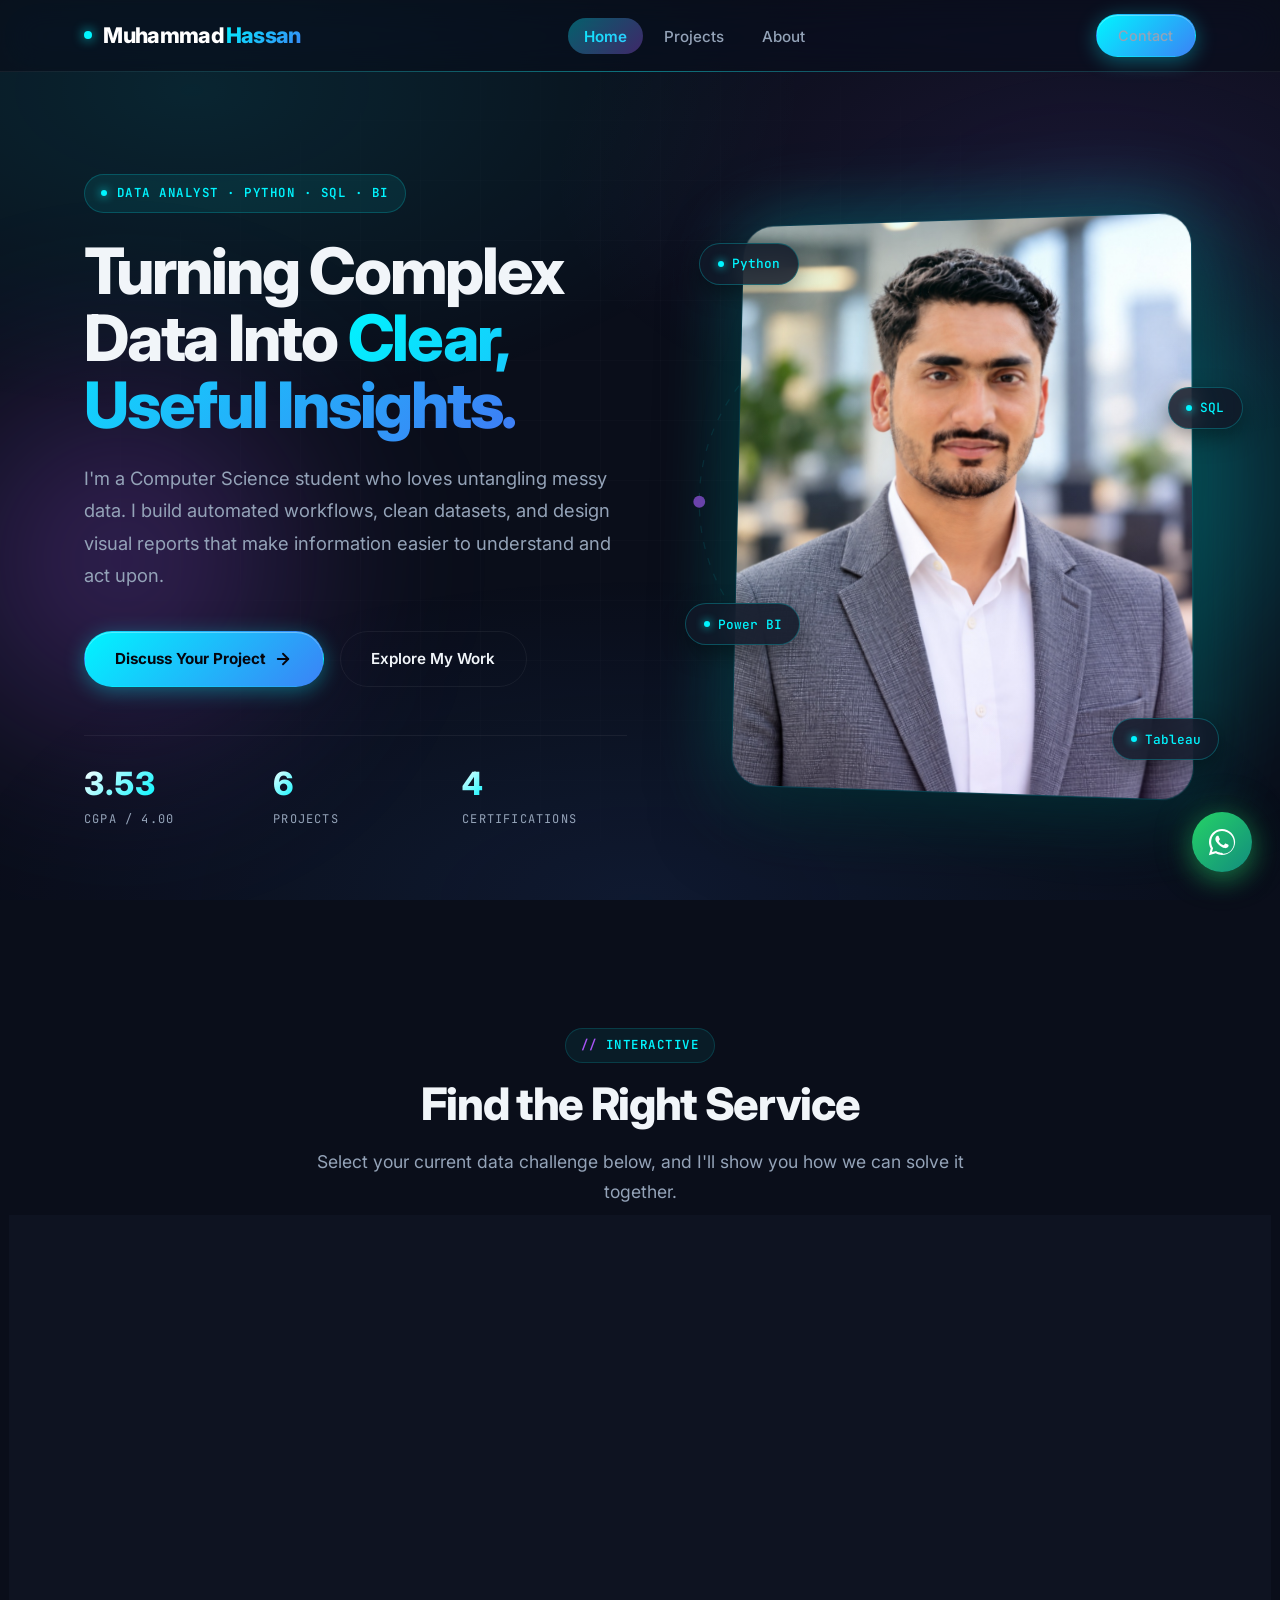
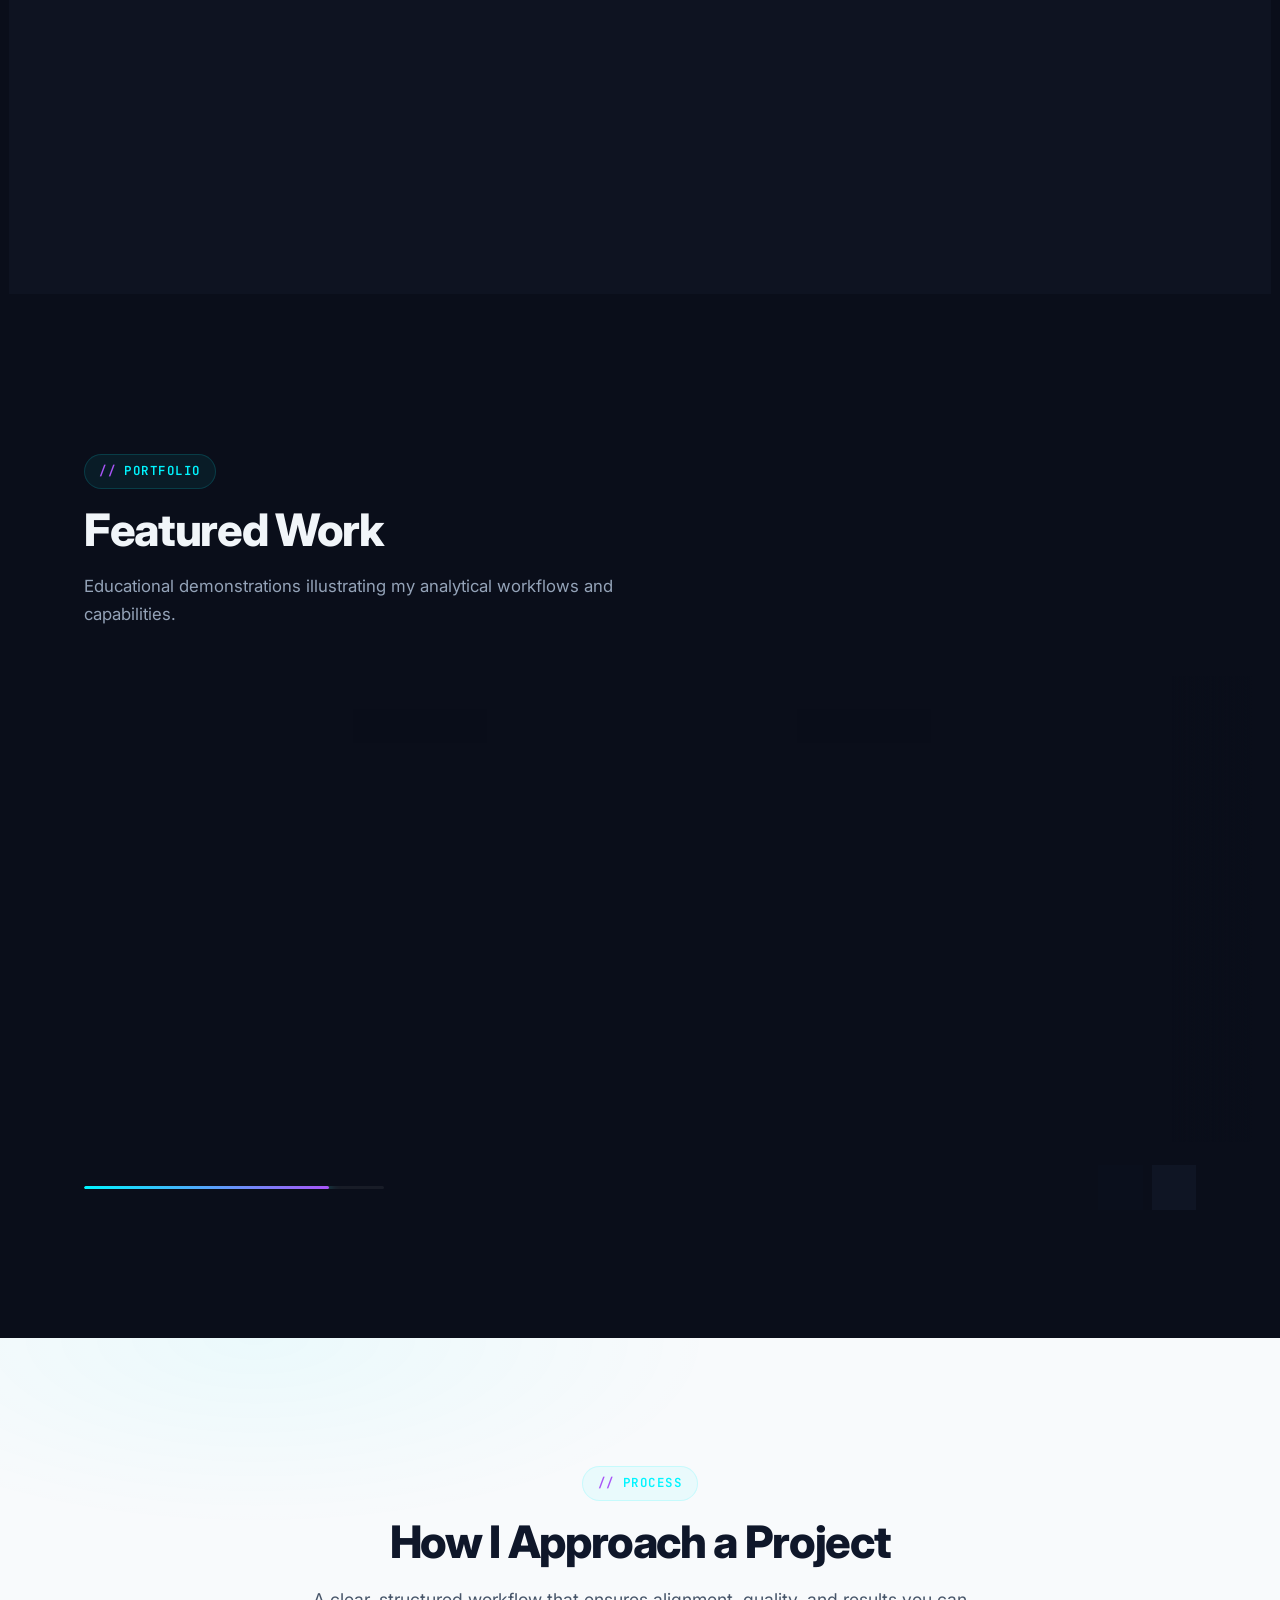
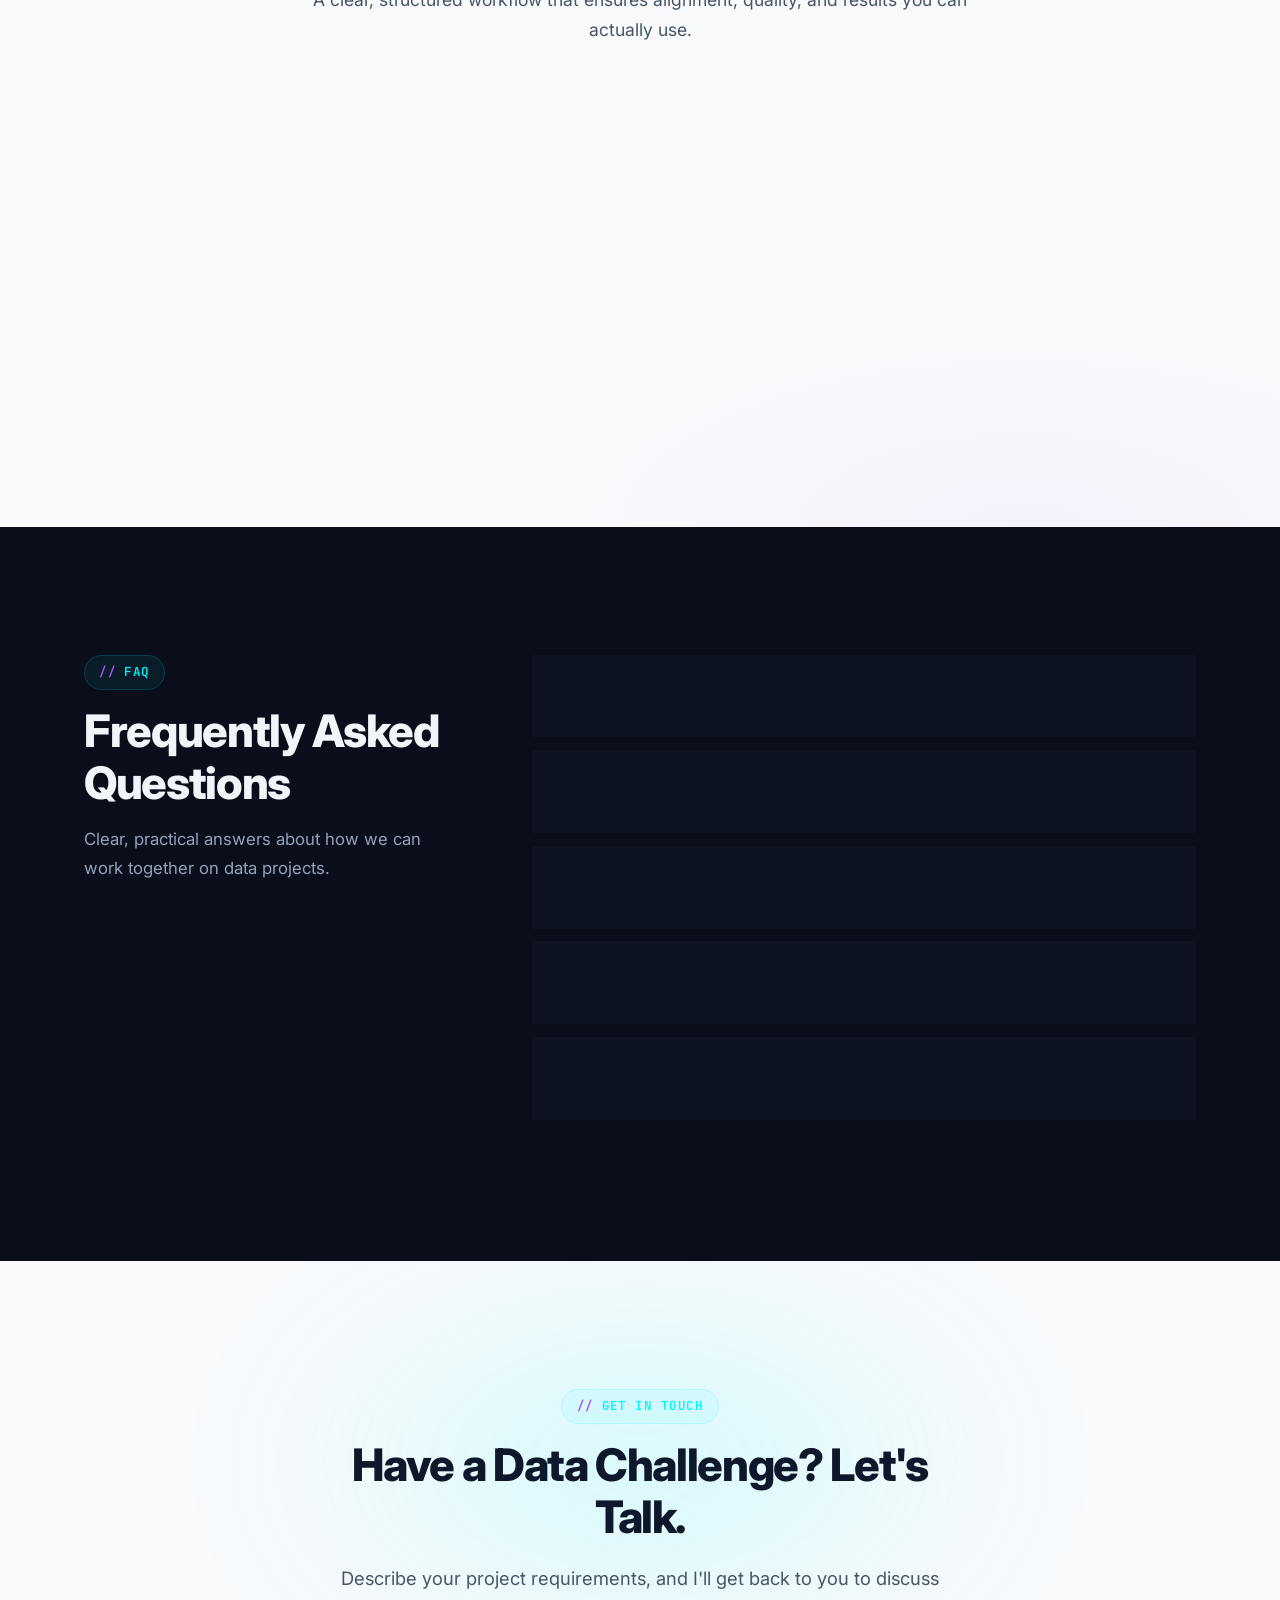
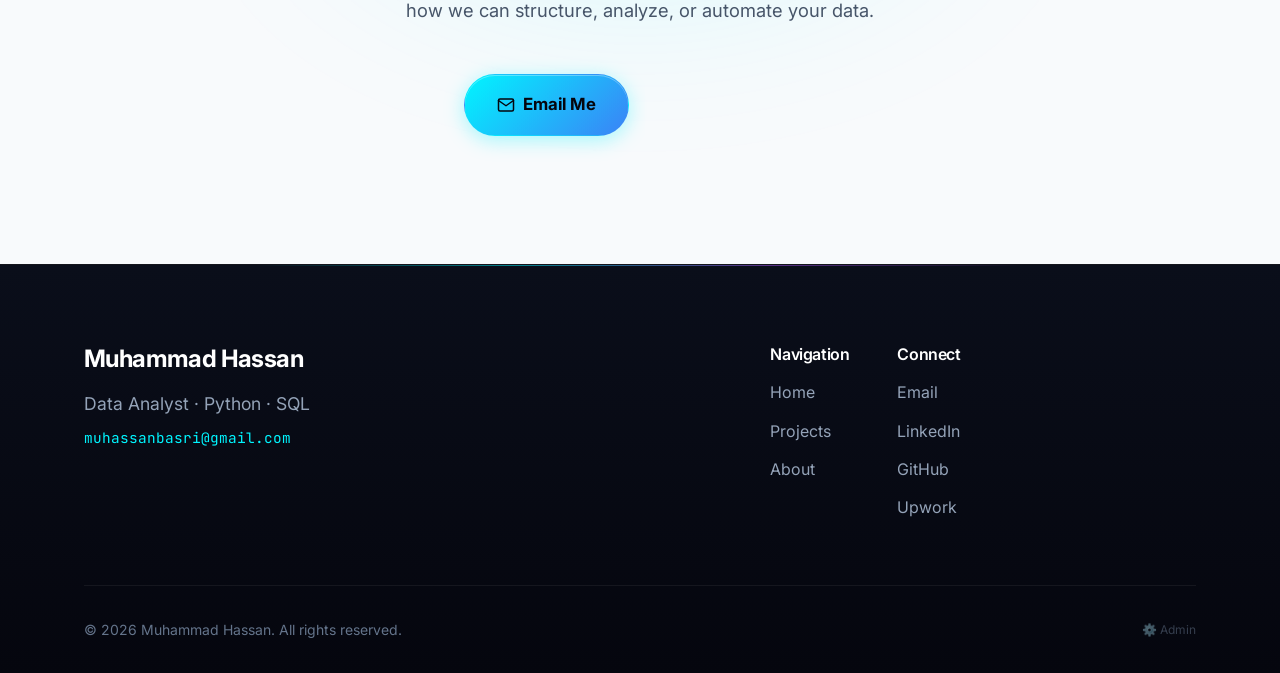
<file: index.html>
<!DOCTYPE html>
<html lang="en">
<head>
    <meta charset="UTF-8">
    <meta name="viewport" content="width=device-width, initial-scale=1.0">
    <meta name="theme-color" content="#05060E">

    <title>Muhammad Hassan | Data Analyst — Python, SQL & Business Intelligence</title>
    <meta name="description" content="Portfolio of Muhammad Hassan — Data Analyst specializing in Python, SQL, Web Scraping, and Business Intelligence. Turning complex data into clear, useful insights.">
    <meta name="author" content="Muhammad Hassan">
    <meta name="keywords" content="Data Analyst, Python, SQL, Power BI, Tableau, Web Scraping, Business Intelligence, Portfolio">

    <!-- Open Graph -->
    <meta property="og:type" content="website">
    <meta property="og:title" content="Muhammad Hassan | Data Analyst">
    <meta property="og:description" content="Turning complex data into clear, useful insights. Python, SQL, Power BI, and Web Scraping portfolio.">
    <meta property="og:image" content="assets/images/profile/M.Hassan.jpeg">
    <meta property="og:image:width" content="1200">
    <meta property="og:image:height" content="630">
    <meta property="og:url" content="https://yourdomain.com">
    <meta property="og:site_name" content="Muhammad Hassan — Portfolio">

    <!-- Twitter -->
    <meta name="twitter:card" content="summary_large_image">
    <meta name="twitter:title" content="Muhammad Hassan | Data Analyst">
    <meta name="twitter:description" content="Turning complex data into clear, useful insights.">
    <meta name="twitter:image" content="assets/images/profile/M.Hassan.jpeg">

    <!-- Favicon -->
    <link rel="icon" type="image/svg+xml" href="data:image/svg+xml,%3Csvg xmlns='http://www.w3.org/2000/svg' viewBox='0 0 100 100'%3E%3Ccircle cx='50' cy='50' r='45' fill='%2305060E'/%3E%3Ctext x='50' y='68' font-family='Arial' font-size='56' font-weight='800' text-anchor='middle' fill='%2300F5FF'%3EM%3C/text%3E%3C/svg%3E">
    <link rel="apple-touch-icon" href="assets/images/profile/M.Hassan.jpeg">
    <link rel="manifest" href="manifest.json">

    <!-- Stylesheets -->
    <link rel="stylesheet" href="css/styles.css">
    <link rel="stylesheet" href="css/responsive.css">
</head>
<body class="theme-dark">

    <!-- Scroll Progress Bar -->
    <div class="scroll-progress" aria-hidden="true"></div>

    <!-- Loading Screen -->
    <div class="loader" aria-hidden="true">
        <div class="loader-logo">Muhammad<span>Hassan</span></div>
        <div class="loader-bar"></div>
    </div>

    <!-- Skip to main content -->
    <a href="#main-content" class="skip-link">Skip to main content</a>

    <!-- HEADER -->
    <header class="header">
        <div class="container nav-container">
            <a href="index.html" class="logo" aria-label="Muhammad Hassan — Home">Muhammad<span>Hassan</span></a>

            <nav class="desktop-nav" aria-label="Main Navigation">
                <ul>
                    <li><a href="index.html" class="active" aria-current="page">Home</a></li>
                    <li><a href="projects.html">Projects</a></li>
                    <li><a href="about.html">About</a></li>
                </ul>
            </nav>

            <div class="desktop-nav" style="margin-left: 0.5rem;">
                <a href="#contact" class="btn btn-primary btn-contact" style="padding: 0.55rem 1.35rem; font-size: 0.9rem;">Contact</a>
            </div>

            <button class="menu-toggle" aria-expanded="false" aria-label="Toggle mobile menu" aria-controls="mobile-menu">
                <svg viewBox="0 0 24 24" fill="none" stroke="currentColor" stroke-linecap="round" stroke-linejoin="round">
                    <path d="M4 6h16M4 12h16M4 18h16"></path>
                </svg>
            </button>
        </div>
    </header>

    <!-- MOBILE MENU -->
    <div class="mobile-menu" id="mobile-menu" aria-hidden="true">
        <nav aria-label="Mobile Navigation">
            <ul>
                <li><a href="index.html" class="active">Home</a></li>
                <li><a href="projects.html">Projects</a></li>
                <li><a href="about.html">About</a></li>
                <li><a href="#contact">Contact</a></li>
            </ul>
        </nav>
    </div>

    <!-- MAIN CONTENT -->
    <main id="main-content">

        <!-- HERO SECTION -->
        <section class="hero-sec">
            <div class="container hero-grid">
                <div class="hero-text reveal">
                    <span class="hero-eyebrow">Data Analyst · Python · SQL · BI</span>
                    <h1>Turning Complex Data Into <span class="gradient-text">Clear, Useful Insights.</span></h1>
                    <p class="hero-bio">I'm a Computer Science student who loves untangling messy data. I build automated workflows, clean datasets, and design visual reports that make information easier to understand and act upon.</p>
                    <div class="hero-cta">
                        <a href="#contact" class="btn btn-primary">Discuss Your Project <svg viewBox="0 0 24 24" fill="none" stroke="currentColor" stroke-width="2.5" stroke-linecap="round" stroke-linejoin="round" width="16" height="16"><line x1="5" y1="12" x2="19" y2="12"></line><polyline points="12 5 19 12 12 19"></polyline></svg></a>
                        <a href="projects.html" class="btn btn-outline">Explore My Work</a>
                    </div>
                    <div class="hero-stats">
                        <div class="hero-stat"><span class="hero-stat-value counter" data-target="3.53" data-decimals="2">3.53</span><span class="hero-stat-label">CGPA / 4.00</span></div>
                        <div class="hero-stat"><span class="hero-stat-value counter" data-target="6">0</span><span class="hero-stat-label">Projects</span></div>
                        <div class="hero-stat"><span class="hero-stat-value counter" data-target="4">0</span><span class="hero-stat-label">Certifications</span></div>
                    </div>
                </div>
                <div class="hero-visual reveal">
                    <div class="hero-img-wrap"><img src="assets/images/profile/M.Hassan.jpeg" alt="Muhammad Hassan" width="420" height="525"></div>
                    <div class="hero-badges" aria-hidden="true">
                        <span class="hero-badge">Python</span><span class="hero-badge">SQL</span><span class="hero-badge">Power BI</span><span class="hero-badge">Tableau</span>
                    </div>
                    <svg class="hero-svg" viewBox="0 0 400 400" xmlns="http://www.w3.org/2000/svg" aria-hidden="true">
                        <circle cx="200" cy="200" r="160" fill="none" stroke="rgba(0, 245, 255, 0.15)" stroke-width="1" stroke-dasharray="6 8"/>
                        <circle cx="200" cy="200" r="120" fill="none" stroke="rgba(168, 85, 247, 0.12)" stroke-width="1"/>
                        <circle cx="360" cy="200" r="5" fill="#00F5FF"/><circle cx="40" cy="200" r="5" fill="#A855F7"/>
                    </svg>
                </div>
            </div>
        </section>

        <!-- SERVICE FINDER -->
        <section class="finder-sec section-pad">
            <div class="container reveal">
                <div class="section-header"><span class="section-eyebrow">Interactive</span><h2>Find the Right Service</h2><p>Select your current data challenge below, and I'll show you how we can solve it together.</p></div>
                <div class="finder-app">
                    <div class="finder-controls" role="tablist">
                        <button class="finder-btn active" data-target="clean">My Excel or CSV data is messy</button>
                        <button class="finder-btn" data-target="dashboard">I need a dashboard or visual report</button>
                        <button class="finder-btn" data-target="scrape">I need structured data from a website</button>
                        <button class="finder-btn" data-target="automate">I want to automate repetitive tasks</button>
                        <button class="finder-btn" data-target="sql">I need help analyzing SQL data</button>
                    </div>
                    <div class="finder-results">
                        <div id="result-clean" class="finder-panel active"><span class="panel-tag">Data Analytics &amp; Cleaning</span><h3>Transforming raw spreadsheets into analysis-ready data.</h3><p>Raw spreadsheets often contain duplicates, missing fields, or incorrect formats that prevent accurate analysis. I use Python and Excel to programmatically clean, merge, and structure your files.</p><div class="panel-meta"><div><strong>Deliverables</strong><span>Cleaned CSV/Excel files, summary reports</span></div><div><strong>Tools</strong><span>Python, Pandas, Excel Power Query</span></div></div><a href="https://mail.google.com/mail/?view=cm&amp;fs=1&amp;to=muhassanbasri@gmail.com" target="_blank" class="btn btn-primary" style="margin-top: 2rem;">Discuss This Service</a></div>
                        <div id="result-dashboard" class="finder-panel"><span class="panel-tag">Dashboards &amp; BI</span><h3>Seeing the big picture clearly.</h3><p>A visual dashboard consolidates your metrics into an interactive format. I design intuitive Power BI and Tableau dashboards that highlight trends without overwhelming the viewer.</p><div class="panel-meta"><div><strong>Deliverables</strong><span>Interactive .pbix/.twbx files, PDF reports</span></div><div><strong>Tools</strong><span>Power BI, Tableau, DAX</span></div></div><a href="https://mail.google.com/mail/?view=cm&amp;fs=1&amp;to=muhassanbasri@gmail.com" target="_blank" class="btn btn-primary" style="margin-top: 2rem;">Discuss This Service</a></div>
                        <div id="result-scrape" class="finder-panel"><span class="panel-tag">Web Scraping</span><h3>Automating data collection from the web.</h3><p>Manual copy-pasting is inefficient. I write ethical, efficient Python scripts to extract publicly accessible information from websites and organize it into useful datasets.</p><div class="panel-meta"><div><strong>Deliverables</strong><span>Structured JSON/CSV datasets, scraper scripts</span></div><div><strong>Tools</strong><span>Python, BeautifulSoup, Requests</span></div></div><a href="https://mail.google.com/mail/?view=cm&amp;fs=1&amp;to=muhassanbasri@gmail.com" target="_blank" class="btn btn-primary" style="margin-top: 2rem;">Discuss This Service</a></div>
                        <div id="result-automate" class="finder-panel"><span class="panel-tag">Python Automation</span><h3>Reclaiming hours spent on repetitive tasks.</h3><p>Repetitive daily or weekly data tasks waste valuable time. A custom script can automate file manipulation, data merging, or basic reporting workflows flawlessly.</p><div class="panel-meta"><div><strong>Deliverables</strong><span>Documented Python scripts, execution guides</span></div><div><strong>Tools</strong><span>Python, OS modules, Automation scripts</span></div></div><a href="https://mail.google.com/mail/?view=cm&amp;fs=1&amp;to=muhassanbasri@gmail.com" target="_blank" class="btn btn-primary" style="margin-top: 2rem;">Discuss This Service</a></div>
                        <div id="result-sql" class="finder-panel"><span class="panel-tag">SQL Data Analysis</span><h3>Querying databases for actionable answers.</h3><p>Database records often require complex joins and aggregations to answer specific business questions. I write optimized SQL queries to extract exactly what you need.</p><div class="panel-meta"><div><strong>Deliverables</strong><span>Optimized SQL queries, extracted data tables</span></div><div><strong>Tools</strong><span>SQL, Relational Databases</span></div></div><a href="https://mail.google.com/mail/?view=cm&amp;fs=1&amp;to=muhassanbasri@gmail.com" target="_blank" class="btn btn-primary" style="margin-top: 2rem;">Discuss This Service</a></div>
                    </div>
                </div>
            </div>
        </section>

        <!-- FEATURED PROJECTS -->
        <section id="featured-projects-section" class="feat-projects-sec theme-dark section-pad">
            <div class="container reveal">
                <div class="flex-heading">
                    <div><span class="section-eyebrow">Portfolio</span><h2>Featured Work</h2></div>
                    <a href="projects.html" class="btn btn-outline">View All Projects</a>
                </div>
                <p class="section-desc">Educational demonstrations illustrating my analytical workflows and capabilities.</p>
                <div class="featured-scroll-wrap" id="featured-scroll-wrap">
                    <div class="featured-scroll" id="home-projects-grid"></div>
                </div>
                <div class="featured-controls">
                    <div class="featured-progress" aria-hidden="true"><div class="featured-progress-bar" id="featured-progress-bar"></div></div>
                    <div class="featured-arrows">
                        <button class="featured-arrow" id="featured-prev" type="button" aria-label="Scroll left"><svg viewBox="0 0 24 24" stroke-linecap="round" stroke-linejoin="round"><polyline points="15 18 9 12 15 6"></polyline></svg></button>
                        <button class="featured-arrow" id="featured-next" type="button" aria-label="Scroll right"><svg viewBox="0 0 24 24" stroke-linecap="round" stroke-linejoin="round"><polyline points="9 18 15 12 9 6"></polyline></svg></button>
                    </div>
                </div>
            </div>
        </section>

        <!-- MY APPROACH -->
        <section class="approach-sec theme-light section-pad">
            <div class="container reveal">
                <div class="section-header"><span class="section-eyebrow">Process</span><h2>How I Approach a Project</h2><p>A clear, structured workflow that ensures alignment, quality, and results you can actually use.</p></div>
                <div class="approach-grid">
                    <div class="approach-step"><span class="step-num">01</span><h3>Understand</h3><p>We discuss your core problem, data sources, and intended outcomes to ensure complete alignment before work begins.</p></div>
                    <div class="approach-step"><span class="step-num">02</span><h3>Prepare</h3><p>I extract, clean, and structure the raw data, handling missing values and inconsistencies using Python or SQL.</p></div>
                    <div class="approach-step"><span class="step-num">03</span><h3>Analyze</h3><p>I conduct exploratory data analysis to uncover trends, patterns, and statistical summaries that answer your questions.</p></div>
                    <div class="approach-step"><span class="step-num">04</span><h3>Present</h3><p>Findings are translated into clear, actionable formats—whether that is a clean CSV, a script, or an interactive dashboard.</p></div>
                </div>
            </div>
        </section>

        <!-- FAQ -->
        <section class="faq-sec theme-dark section-pad">
            <div class="container reveal">
                <div class="faq-layout">
                    <div class="faq-intro"><span class="section-eyebrow">FAQ</span><h2>Frequently Asked Questions</h2><p>Clear, practical answers about how we can work together on data projects.</p></div>
                    <div class="faq-accordion">
                        <details name="faq"><summary>Are the showcased projects real client projects?</summary><div class="faq-content"><p>Yes — every project in my portfolio was personally designed, built, and completed by me. From data extraction and cleaning to dashboard design and analysis, each project represents hands-on work I have done end-to-end.</p></div></details>
                        <details name="faq"><summary>What file formats do you work with?</summary><div class="faq-content"><p>I work confidently with all common data formats — CSV, Excel (.xlsx, .xls), JSON, XML, SQL databases, and API responses.</p></div></details>
                        <details name="faq"><summary>Can you extract data from any website?</summary><div class="faq-content"><p>I build robust web scrapers using Python for publicly accessible data. I always respect website terms of service, robots.txt guidelines, and applicable laws.</p></div></details>
                        <details name="faq"><summary>Do you provide the raw code or finished dashboards?</summary><div class="faq-content"><p>Both — depending on what you need. I deliver documented, clean Python scripts, raw data files, static PDF reports, or fully interactive Power BI and Tableau dashboard files.</p></div></details>
                        <details name="faq"><summary>How is project scope and delivery decided?</summary><div class="faq-content"><p>Every project begins with a clear conversation to understand your exact objectives. We agree on scope upfront — no surprises — and I keep you updated at every milestone.</p></div></details>
                    </div>
                </div>
            </div>
        </section>

        <!-- CONTACT -->
        <section id="contact" class="contact-sec theme-light section-pad">
            <div class="container reveal center-box">
                <span class="section-eyebrow">Get in Touch</span>
                <h2>Have a Data Challenge? Let's Talk.</h2>
                <p>Describe your project requirements, and I'll get back to you to discuss how we can structure, analyze, or automate your data.</p>
                <div class="contact-actions">
                    <a href="https://mail.google.com/mail/?view=cm&amp;fs=1&amp;to=muhassanbasri@gmail.com" target="_blank" class="btn btn-primary" style="padding: 1rem 2rem; font-size: 1.05rem;"><svg width="20" height="20" viewBox="0 0 24 24" fill="none" stroke="currentColor" stroke-width="2" stroke-linecap="round" stroke-linejoin="round"><path d="M4 4h16c1.1 0 2 .9 2 2v12c0 1.1-.9 2-2 2H4c-1.1 0-2-.9-2-2V6c0-1.1.9-2 2-2z"></path><polyline points="22,6 12,13 2,6"></polyline></svg> Email Me</a>
                    <button class="btn btn-outline copy-email-btn" type="button"><svg width="20" height="20" viewBox="0 0 24 24" fill="none" stroke="currentColor" stroke-width="2" stroke-linecap="round" stroke-linejoin="round"><rect x="9" y="9" width="13" height="13" rx="2" ry="2"></rect><path d="M5 15H4a2 2 0 0 1-2-2V4a2 2 0 0 1 2-2h9a2 2 0 0 1 2 2v1"></path></svg> Copy Email</button>
                </div>
            </div>
        </section>
    </main>

    <!-- FOOTER -->
    <footer class="footer">
        <div class="container">
            <div class="footer-grid">
                <div class="footer-brand">
                    <h3>Muhammad Hassan</h3>
                    <p>Data Analyst · Python · SQL</p>
                    <p>muhassanbasri@gmail.com</p>
                </div>
                <div style="display: flex; gap: 3rem; flex-wrap: wrap;">
                    <div>
                        <h4 style="color: #fff; margin-bottom: 1rem; font-size: 1rem;">Navigation</h4>
                        <ul class="footer-nav">
                            <li><a href="index.html">Home</a></li>
                            <li><a href="projects.html">Projects</a></li>
                            <li><a href="about.html">About</a></li>
                        </ul>
                    </div>
                    <div>
                        <h4 style="color: #fff; margin-bottom: 1rem; font-size: 1rem;">Connect</h4>
                        <ul class="footer-social">
                            <li><a href="https://mail.google.com/mail/?view=cm&amp;fs=1&amp;to=muhassanbasri@gmail.com" target="_blank">Email</a></li>
                            <li><a href="https://www.linkedin.com/in/muhammad-hassan-40b784373" target="_blank">LinkedIn</a></li>
                            <li><a href="https://github.com/hassandataanalyst" target="_blank">GitHub</a></li>
                            <li><a href="https://www.upwork.com/freelancers/~01fc7b70444042f505" target="_blank">Upwork</a></li>
                        </ul>
                    </div>
                </div>
            </div>
            <div class="footer-bottom" style="display: flex; justify-content: space-between; align-items: center; flex-wrap: wrap; gap: 1rem;">
                <p style="margin: 0;">&copy; <span id="current-year"></span> Muhammad Hassan. All rights reserved.</p>
                <a href="admin.html" style="font-size: 0.75rem; color: var(--text-dark-subtle); text-decoration: none; opacity: 0.5; transition: all 0.3s;" onmouseover="this.style.opacity='1'; this.style.color='var(--neon-cyan)'" onmouseout="this.style.opacity='0.5'; this.style.color='var(--text-dark-subtle)'">⚙️ Admin</a>
            </div>
        </div>
    </footer>

    <!-- FLOATING BUTTONS -->
    <button class="back-to-top" type="button" aria-label="Back to top"><svg viewBox="0 0 24 24" fill="none" stroke="currentColor" stroke-linecap="round" stroke-linejoin="round"><polyline points="18 15 12 9 6 15"></polyline></svg></button>
    <a href="https://wa.me/923474414335?text=Hello%20Muhammad%20Hassan" class="whatsapp-float" target="_blank" aria-label="Chat on WhatsApp"><svg xmlns="http://www.w3.org/2000/svg" viewBox="0 0 448 512"><path d="M380.9 97.1C339 55.1 283.2 32 223.9 32c-122.4 0-222 99.6-222 222 0 39.1 10.2 77.3 29.6 111L0 480l117.7-30.9c32.4 17.7 68.9 27 106.1 27h.1c122.3 0 224.1-99.6 224.1-222 0-59.3-25.2-115-67.1-157zM223.9 438.3c-33.1 0-65.5-8.9-94-25.7l-6.7-4-69.8 18.3L72 359.2l-4.4-7c-18.5-29.4-28.2-63.3-28.2-98.2 0-101.7 82.8-184.5 184.6-184.5 54.3 0 105.4 21.1 143.8 59.5 38.4 38.4 59.5 89.5 59.5 143.8 0 101.7-82.7 184.5-184.5 184.5zm101.2-138.2c-5.5-2.8-32.8-16.2-37.9-18-5.1-1.9-8.8-2.8-12.5 2.8-3.7 5.6-14.3 18-17.6 21.8-3.2 3.7-6.5 4.2-12 1.4-32.6-16.3-54-29.1-75.5-66-5.7-9.8 5.7-9.1 16.3-30.3 1.8-3.7.9-6.9-.5-9.7-1.4-2.8-12.5-30.1-17.1-41.2-4.5-10.8-9.1-9.3-12.5-9.5-3.2-.2-6.9-.2-10.6-.2-3.7 0-9.7 1.4-14.8 6.9-5.1 5.6-19.4 19-19.4 46.3 0 27.3 19.9 53.7 22.6 57.4 2.8 3.7 39.1 59.7 94.8 83.8 35.2 15.2 49 16.5 66.6 13.9 10.7-1.6 32.8-13.4 37.4-26.4 4.6-13 4.6-24.1 3.2-26.4-1.3-2.5-5-3.9-10.5-6.6z"/></svg></a>

    <script src="js/animations.js"></script>
    <script src="js/main.js"></script>
    <script src="js/home.js"></script>
</body>
</html>
</file>
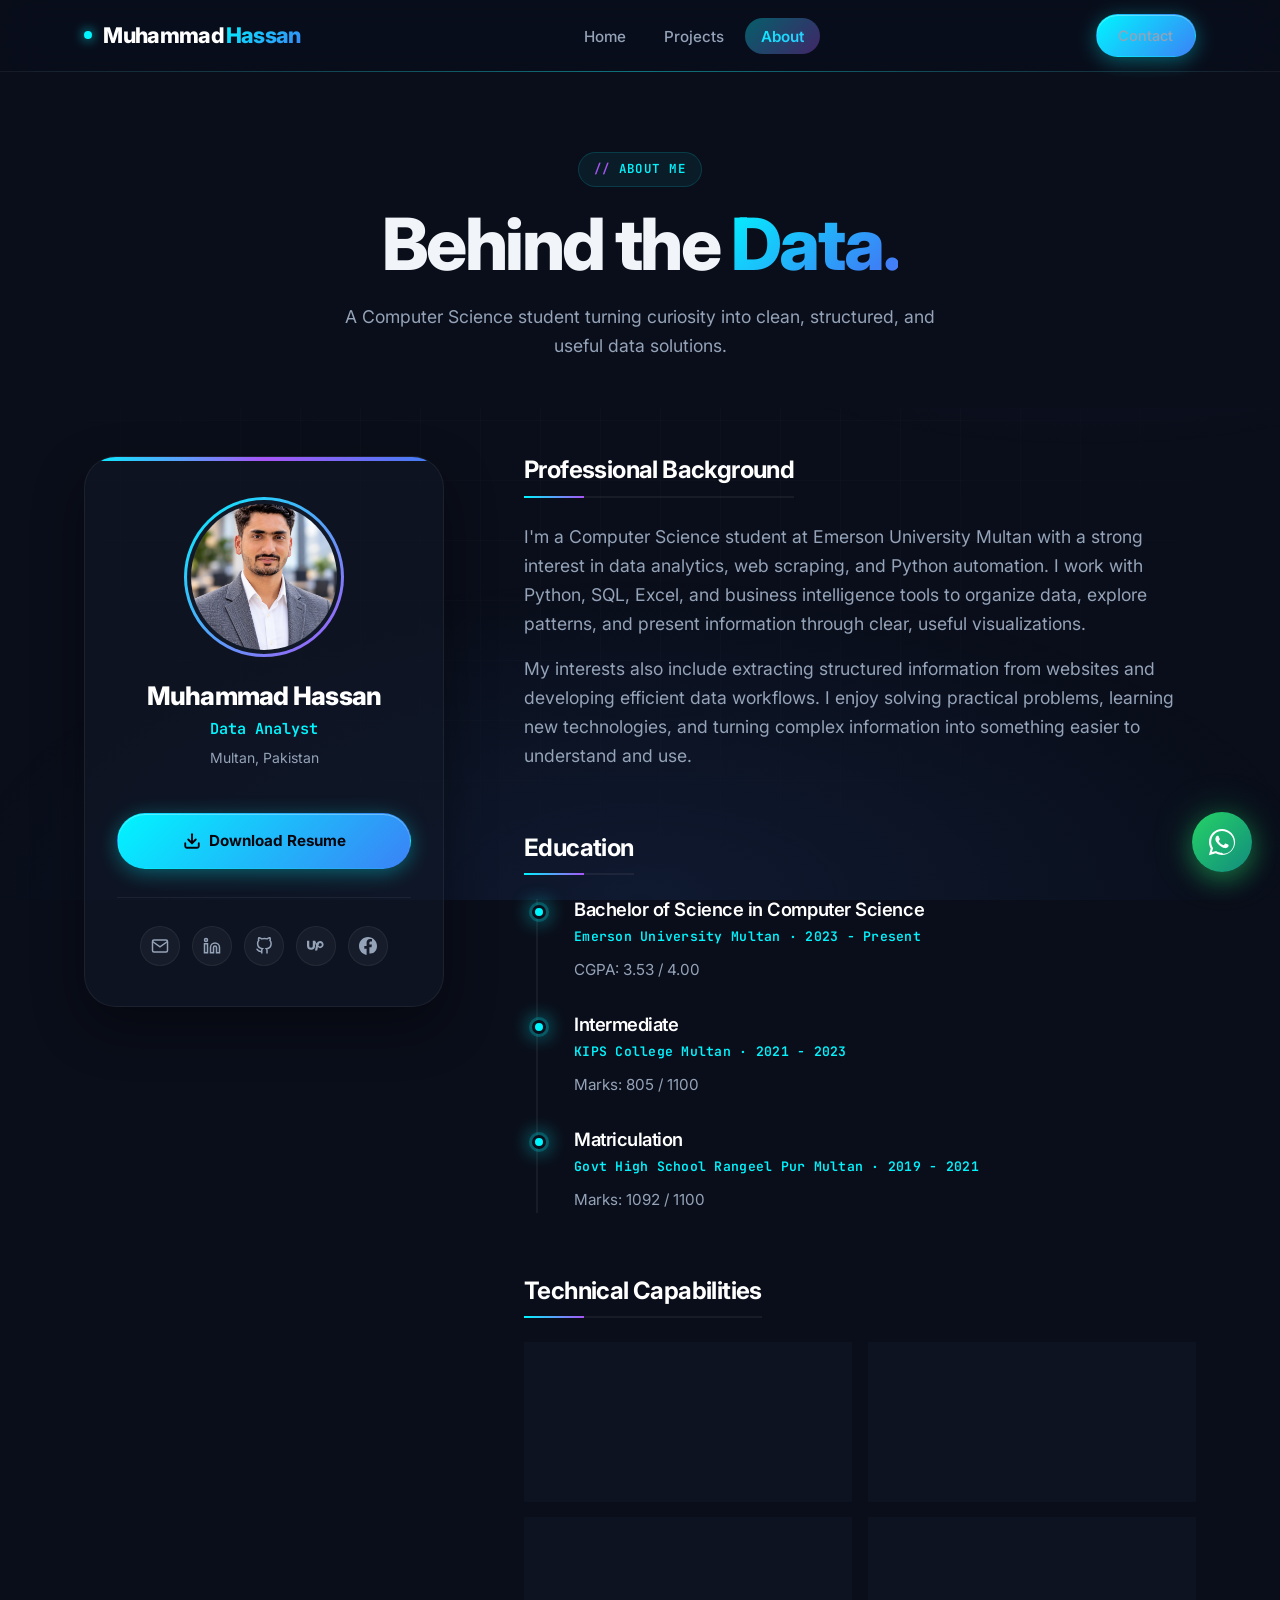
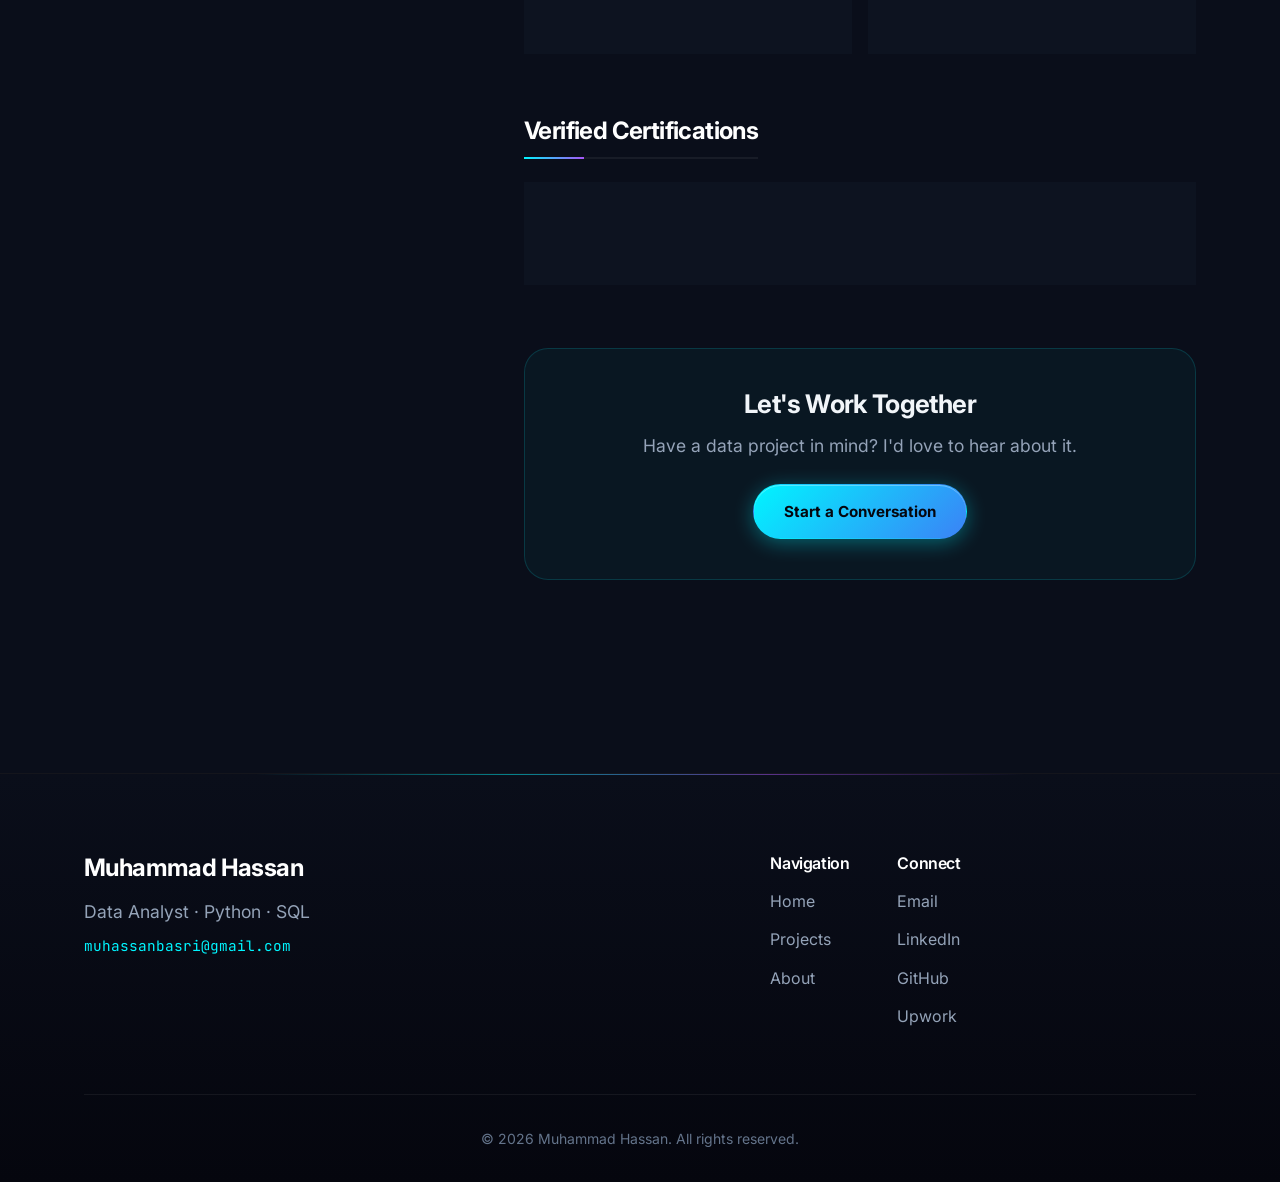
<file: about.html>
<!DOCTYPE html>
<html lang="en">
<head>
    <meta charset="UTF-8">
    <meta name="viewport" content="width=device-width, initial-scale=1.0">
    <meta name="theme-color" content="#05060E">

    <title>About | Muhammad Hassan — Data Analyst &amp; Python Developer</title>
    <meta name="description" content="About Muhammad Hassan — Computer Science student, Data Analyst, and Python developer with hands-on experience in SQL, Power BI, Tableau, and web scraping.">
    <meta name="author" content="Muhammad Hassan">
    <meta name="keywords" content="Muhammad Hassan, Data Analyst, About, Education, Skills, Certifications, Python, SQL, Power BI">

    <!-- Open Graph -->
    <meta property="og:type" content="profile">
    <meta property="og:title" content="About Muhammad Hassan | Data Analyst">
    <meta property="og:description" content="Computer Science student specializing in Data Analytics, Python, SQL, and Business Intelligence.">
    <meta property="og:image" content="assets/images/profile/M.Hassan.jpeg">
    <meta property="og:url" content="https://yourdomain.com/about.html">
    <meta property="og:site_name" content="Muhammad Hassan — Portfolio">

    <!-- Twitter -->
    <meta name="twitter:card" content="summary_large_image">
    <meta name="twitter:title" content="About Muhammad Hassan | Data Analyst">
    <meta name="twitter:description" content="Computer Science student specializing in Data Analytics, Python, SQL, and Business Intelligence.">
    <meta name="twitter:image" content="assets/images/profile/M.Hassan.jpeg">

    <!-- Favicon -->
    <link rel="icon" type="image/svg+xml" href="data:image/svg+xml,%3Csvg xmlns='http://www.w3.org/2000/svg' viewBox='0 0 100 100'%3E%3Ccircle cx='50' cy='50' r='45' fill='%2305060E'/%3E%3Ctext x='50' y='68' font-family='Arial' font-size='56' font-weight='800' text-anchor='middle' fill='%2300F5FF'%3EM%3C/text%3E%3C/svg%3E">
    <link rel="apple-touch-icon" href="assets/images/profile/M.Hassan.jpeg">
    <link rel="manifest" href="manifest.json">

    <!-- Stylesheets -->
    <link rel="stylesheet" href="css/styles.css">
    <link rel="stylesheet" href="css/responsive.css">
</head>
<body class="theme-dark">

    <!-- Scroll Progress Bar -->
    <div class="scroll-progress" aria-hidden="true"></div>

    <!-- Loading Screen -->
    <div class="loader" aria-hidden="true">
        <div class="loader-logo">Muhammad<span>Hassan</span></div>
        <div class="loader-bar"></div>
    </div>

    <!-- Skip to main content -->
    <a href="#main-content" class="skip-link">Skip to main content</a>

    <!-- HEADER -->
    <header class="header">
        <div class="container nav-container">
            <a href="index.html" class="logo" aria-label="Muhammad Hassan — Home">Muhammad<span>Hassan</span></a>

            <nav class="desktop-nav" aria-label="Main Navigation">
                <ul>
                    <li><a href="index.html">Home</a></li>
                    <li><a href="projects.html">Projects</a></li>
                    <li><a href="about.html" class="active" aria-current="page">About</a></li>
                </ul>
            </nav>

            <div class="desktop-nav" style="margin-left: 0.5rem;">
                <a href="index.html#contact" class="btn btn-primary btn-contact" style="padding: 0.55rem 1.35rem; font-size: 0.9rem;">Contact</a>
            </div>

            <button class="menu-toggle" aria-expanded="false" aria-label="Toggle mobile menu" aria-controls="mobile-menu">
                <svg viewBox="0 0 24 24" fill="none" stroke="currentColor" stroke-linecap="round" stroke-linejoin="round">
                    <path d="M4 6h16M4 12h16M4 18h16"></path>
                </svg>
            </button>
        </div>
    </header>

    <!-- MOBILE MENU -->
    <div class="mobile-menu" id="mobile-menu" aria-hidden="true">
        <nav aria-label="Mobile Navigation">
            <ul>
                <li><a href="index.html">Home</a></li>
                <li><a href="projects.html">Projects</a></li>
                <li><a href="about.html" class="active">About</a></li>
                <li><a href="index.html#contact">Contact</a></li>
            </ul>
        </nav>
    </div>

    <!-- MAIN CONTENT -->
    <main id="main-content">

        <!-- ABOUT HERO -->
        <section class="about-hero theme-dark">
            <div class="container">
                <div class="reveal">
                    <span class="section-eyebrow">About Me</span>
                    <h1>Behind the <span class="gradient-text">Data.</span></h1>
                    <p style="max-width: 640px; margin: 1rem auto 0; color: var(--text-dark-muted); font-size: 1.1rem;">
                        A Computer Science student turning curiosity into clean, structured, and useful data solutions.
                    </p>
                </div>
            </div>
        </section>

        <!-- ABOUT SPLIT LAYOUT -->
        <section class="about-split section-pad">
            <div class="container split-layout reveal">

                <!-- STICKY LEFT: PROFILE CARD -->
                <aside class="split-sidebar">
                    <div class="profile-card" data-tilt data-tilt-max="6">

                        <div class="profile-img">
                            <img src="assets/images/profile/M.Hassan.jpeg" alt="Muhammad Hassan — Data Analyst">
                        </div>

                        <h2>Muhammad Hassan</h2>
                        <p class="profile-title">Data Analyst</p>
                        <p class="profile-loc">Multan, Pakistan</p>

                        <a href="assets/documents/resume/Muhammad_Hassan_Resume.pdf"
                           target="_blank"
                           rel="noopener noreferrer"
                           class="btn btn-primary"
                           style="width: 100%; margin-top: 1rem;">
                            <svg width="16" height="16" viewBox="0 0 24 24" fill="none" stroke="currentColor" stroke-width="2.5" stroke-linecap="round" stroke-linejoin="round">
                                <path d="M21 15v4a2 2 0 0 1-2 2H5a2 2 0 0 1-2-2v-4"></path>
                                <polyline points="7 10 12 15 17 10"></polyline>
                                <line x1="12" y1="15" x2="12" y2="3"></line>
                            </svg>
                            Download Resume
                        </a>

                        <div class="profile-links">
                            <a href="https://mail.google.com/mail/?view=cm&amp;fs=1&amp;to=muhassanbasri@gmail.com" target="_blank" rel="noopener noreferrer" aria-label="Email">
                                <svg width="18" height="18" viewBox="0 0 24 24" fill="none" stroke="currentColor" stroke-width="2"><path d="M4 4h16c1.1 0 2 .9 2 2v12c0 1.1-.9 2-2 2H4c-1.1 0-2-.9-2-2V6c0-1.1.9-2 2-2z"></path><polyline points="22,6 12,13 2,6"></polyline></svg>
                            </a>
                            <a href="https://www.linkedin.com/in/muhammad-hassan-40b784373" target="_blank" rel="noopener noreferrer" aria-label="LinkedIn">
                                <svg width="18" height="18" viewBox="0 0 24 24" fill="none" stroke="currentColor" stroke-width="2"><path d="M16 8a6 6 0 0 1 6 6v7h-4v-7a2 2 0 0 0-2-2 2 2 0 0 0-2 2v7h-4v-7a6 6 0 0 1 6-6z"></path><rect x="2" y="9" width="4" height="12"></rect><circle cx="4" cy="4" r="2"></circle></svg>
                            </a>
                            <a href="https://github.com/hassandataanalyst" target="_blank" rel="noopener noreferrer" aria-label="GitHub">
                                <svg width="18" height="18" viewBox="0 0 24 24" fill="none" stroke="currentColor" stroke-width="2"><path d="M9 19c-5 1.5-5-2.5-7-3m14 6v-3.87a3.37 3.37 0 0 0-.94-2.61c3.14-.35 6.44-1.54 6.44-7A5.44 5.44 0 0 0 20 4.77 5.07 5.07 0 0 0 19.91 1S18.73.65 16 2.48a13.38 13.38 0 0 0-7 0C6.27.65 5.09 1 5.09 1A5.07 5.07 0 0 0 5 4.77a5.44 5.44 0 0 0-1.5 3.78c0 5.42 3.3 6.61 6.44 7A3.37 3.37 0 0 0 9 18.13V22"></path></svg>
                            </a>
                            <a href="https://www.upwork.com/freelancers/~01fc7b70444042f505" target="_blank" rel="noopener noreferrer" aria-label="Upwork">
                                <svg width="18" height="18" viewBox="0 0 24 24" fill="currentColor" stroke="none"><path d="M17.4 5.22a4.79 4.79 0 0 0-4.63 3.5A15.75 15.75 0 0 1 10.93 5H7.72v6.62a2.38 2.38 0 1 1-4.7 0V5H.03v6.62a5.4 5.4 0 0 0 5.37 5.38 5.4 5.4 0 0 0 5.37-5.38v-3.79a20.46 20.46 0 0 0 1.25 3.39l-1.39 6.78h3l1-4.73A5 5 0 0 0 17.4 15c2.61 0 4.73-2.2 4.73-4.88s-2.12-4.89-4.73-4.89zm0 7.42a2.44 2.44 0 0 1-2.22-1.39l1.19-3a2.53 2.53 0 0 1 1-.22 2.59 2.59 0 0 1 2.43 2.59 2.6 2.6 0 0 1-2.4 2.02z"/></svg>
                            </a>
                            <a href="https://www.facebook.com/profile.php?id=61582439774744" target="_blank" rel="noopener noreferrer" aria-label="Facebook">
                                <svg viewBox="0 0 24 24" width="18" height="18" fill="currentColor" stroke="none"><path d="M24 12.073c0-6.627-5.373-12-12-12s-12 5.373-12 12c0 5.99 4.388 10.954 10.125 11.854v-8.385H7.078v-3.469h3.047V7.43c0-3.007 1.792-4.669 4.533-4.669 1.312 0 2.686.235 2.686.235v2.953H15.83c-1.491 0-1.956.925-1.956 1.874v2.25h3.328l-.532 3.469h-2.796v8.385C19.612 23.027 24 18.062 24 12.073z"/></svg>
                            </a>
                        </div>
                    </div>
                </aside>

                <!-- RIGHT: SCROLLING CONTENT -->
                <div class="split-content">

                    <div class="content-block">
                        <h3 class="block-title">Professional Background</h3>
                        <p>I'm a Computer Science student at Emerson University Multan with a strong interest in data analytics, web scraping, and Python automation. I work with Python, SQL, Excel, and business intelligence tools to organize data, explore patterns, and present information through clear, useful visualizations.</p>
                        <p>My interests also include extracting structured information from websites and developing efficient data workflows. I enjoy solving practical problems, learning new technologies, and turning complex information into something easier to understand and use.</p>
                    </div>

                    <!-- EDUCATION (Dynamic) -->
                    <div class="content-block">
                        <h3 class="block-title">Education</h3>
                        <div class="timeline"></div>
                    </div>

                    <div class="content-block">
                        <h3 class="block-title">Technical Capabilities</h3>
                        <div class="bento-skills">
                            <div class="bento-skill-box"><h4>Data &amp; Analysis</h4><p>Python, Pandas, NumPy, SQL Queries, Data Cleaning, EDA, Joins &amp; Aggregations</p></div>
                            <div class="bento-skill-box"><h4>Visualization</h4><p>Power BI, Tableau, Excel Dashboards, DAX, Power Query</p></div>
                            <div class="bento-skill-box"><h4>Extraction</h4><p>Web Scraping, BeautifulSoup, Requests, Automation Scripts</p></div>
                            <div class="bento-skill-box"><h4>Tools &amp; Workflow</h4><p>Git, GitHub, VS Code, Jupyter Notebook, Google Colab</p></div>
                        </div>
                    </div>

                    <!-- CERTIFICATIONS (Dynamic) -->
                    <div id="certifications" class="content-block">
                        <h3 class="block-title">Verified Certifications</h3>
                        <div class="certs-list"></div>
                    </div>

                    <div class="content-block" style="text-align: center; padding: 2.5rem 1.5rem; background: rgba(0, 245, 255, 0.04); border: 1px solid rgba(0, 245, 255, 0.15); border-radius: var(--radius-lg);">
                        <h3 style="margin-bottom: 0.75rem;">Let's Work Together</h3>
                        <p style="margin-bottom: 1.5rem;">Have a data project in mind? I'd love to hear about it.</p>
                        <a href="https://mail.google.com/mail/?view=cm&amp;fs=1&amp;to=muhassanbasri@gmail.com" target="_blank" rel="noopener noreferrer" class="btn btn-primary">Start a Conversation</a>
                    </div>

                </div>
            </div>
        </section>
    </main>

    <!-- FOOTER -->
    <footer class="footer">
        <div class="container">
            <div class="footer-grid">
                <div class="footer-brand">
                    <h3>Muhammad Hassan</h3>
                    <p>Data Analyst · Python · SQL</p>
                    <p>muhassanbasri@gmail.com</p>
                </div>
                <div style="display: flex; gap: 3rem; flex-wrap: wrap;">
                    <div>
                        <h4 style="color: #fff; margin-bottom: 1rem; font-size: 1rem;">Navigation</h4>
                        <ul class="footer-nav">
                            <li><a href="index.html">Home</a></li>
                            <li><a href="projects.html">Projects</a></li>
                            <li><a href="about.html">About</a></li>
                        </ul>
                    </div>
                    <div>
                        <h4 style="color: #fff; margin-bottom: 1rem; font-size: 1rem;">Connect</h4>
                        <ul class="footer-social">
                            <li><a href="https://mail.google.com/mail/?view=cm&amp;fs=1&amp;to=muhassanbasri@gmail.com" target="_blank" rel="noopener noreferrer">Email</a></li>
                            <li><a href="https://www.linkedin.com/in/muhammad-hassan-40b784373" target="_blank" rel="noopener noreferrer">LinkedIn</a></li>
                            <li><a href="https://github.com/hassandataanalyst" target="_blank" rel="noopener noreferrer">GitHub</a></li>
                            <li><a href="https://www.upwork.com/freelancers/~01fc7b70444042f505" target="_blank" rel="noopener noreferrer">Upwork</a></li>
                        </ul>
                    </div>
                </div>
            </div>
            <div class="footer-bottom">
                <p>&copy; <span id="current-year"></span> Muhammad Hassan. All rights reserved.</p>
            </div>
        </div>
    </footer>

    <!-- FLOATING BUTTONS -->
    <button class="back-to-top" type="button" aria-label="Back to top">
        <svg viewBox="0 0 24 24" fill="none" stroke="currentColor" stroke-linecap="round" stroke-linejoin="round"><polyline points="18 15 12 9 6 15"></polyline></svg>
    </button>

    <a href="https://wa.me/923474414335?text=Hello%20Muhammad%20Hassan%2C%20I%20visited%20your%20portfolio%20and%20would%20like%20to%20discuss%20a%20project%20with%20you." class="whatsapp-float" target="_blank" rel="noopener noreferrer" aria-label="Chat on WhatsApp">
        <svg xmlns="http://www.w3.org/2000/svg" viewBox="0 0 448 512"><path d="M380.9 97.1C339 55.1 283.2 32 223.9 32c-122.4 0-222 99.6-222 222 0 39.1 10.2 77.3 29.6 111L0 480l117.7-30.9c32.4 17.7 68.9 27 106.1 27h.1c122.3 0 224.1-99.6 224.1-222 0-59.3-25.2-115-67.1-157zM223.9 438.3c-33.1 0-65.5-8.9-94-25.7l-6.7-4-69.8 18.3L72 359.2l-4.4-7c-18.5-29.4-28.2-63.3-28.2-98.2 0-101.7 82.8-184.5 184.6-184.5 54.3 0 105.4 21.1 143.8 59.5 38.4 38.4 59.5 89.5 59.5 143.8 0 101.7-82.7 184.5-184.5 184.5zm101.2-138.2c-5.5-2.8-32.8-16.2-37.9-18-5.1-1.9-8.8-2.8-12.5 2.8-3.7 5.6-14.3 18-17.6 21.8-3.2 3.7-6.5 4.2-12 1.4-32.6-16.3-54-29.1-75.5-66-5.7-9.8 5.7-9.1 16.3-30.3 1.8-3.7.9-6.9-.5-9.7-1.4-2.8-12.5-30.1-17.1-41.2-4.5-10.8-9.1-9.3-12.5-9.5-3.2-.2-6.9-.2-10.6-.2-3.7 0-9.7 1.4-14.8 6.9-5.1 5.6-19.4 19-19.4 46.3 0 27.3 19.9 53.7 22.6 57.4 2.8 3.7 39.1 59.7 94.8 83.8 35.2 15.2 49 16.5 66.6 13.9 10.7-1.6 32.8-13.4 37.4-26.4 4.6-13 4.6-24.1 3.2-26.4-1.3-2.5-5-3.9-10.5-6.6z"/></svg>
    </a>

    <!-- SCRIPTS -->
    <script src="js/animations.js"></script>
    <script src="js/main.js"></script>
    <script src="js/about.js"></script>

</body>
</html>
</file>
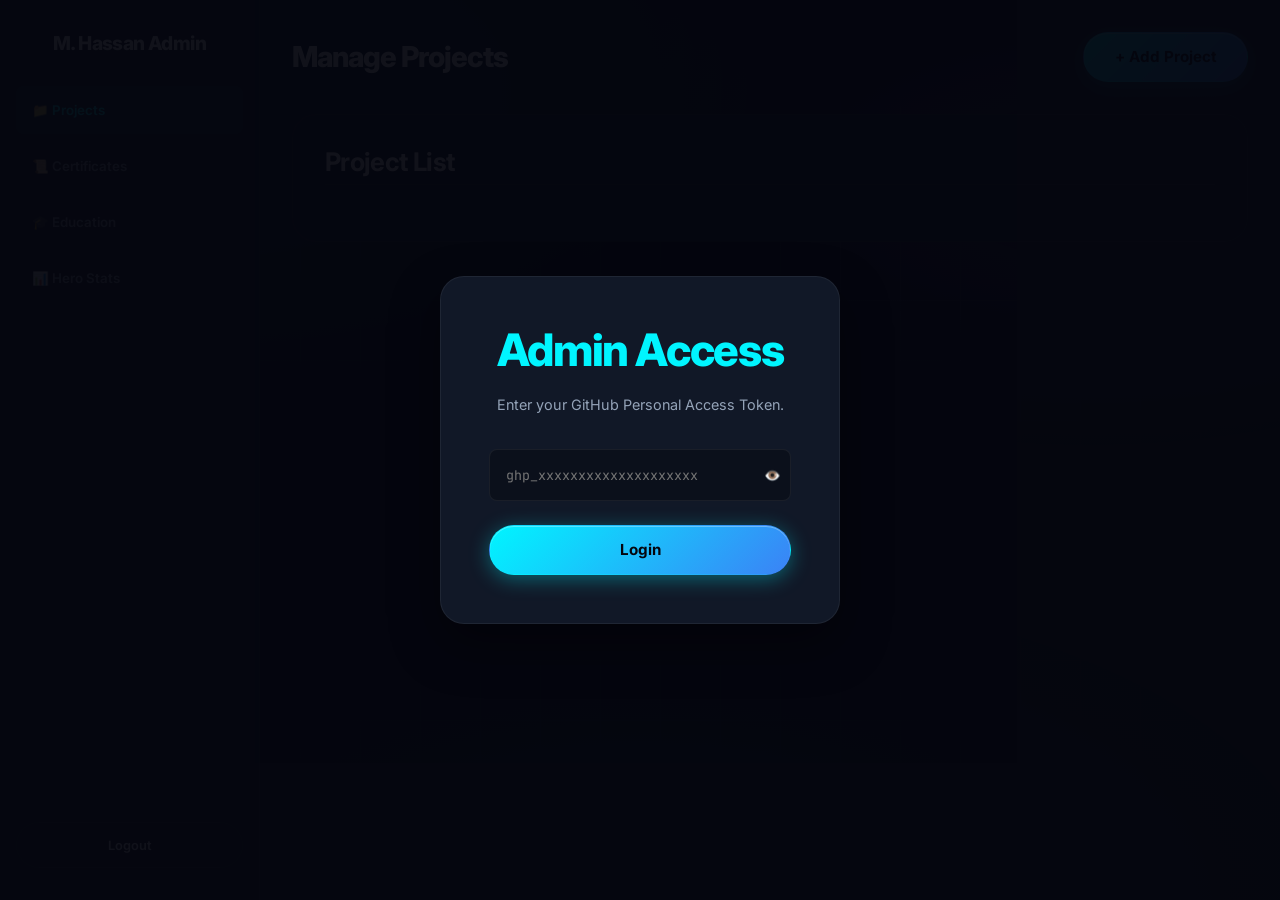
<file: admin.html>
<!DOCTYPE html>
<html lang="en">
<head>
    <meta charset="UTF-8">
    <meta name="viewport" content="width=device-width, initial-scale=1.0">
    <meta name="theme-color" content="#05060E">
    <title>Admin Dashboard | Muhammad Hassan</title>
    
    <link rel="icon" type="image/svg+xml" href="data:image/svg+xml,%3Csvg xmlns='http://www.w3.org/2000/svg' viewBox='0 0 100 100'%3E%3Ccircle cx='50' cy='50' r='45' fill='%2305060E'/%3E%3Ctext x='50' y='68' font-family='Arial' font-size='56' font-weight='800' text-anchor='middle' fill='%2300F5FF'%3EM%3C/text%3E%3C/svg%3E">
    <link rel="stylesheet" href="css/styles.css">
    
    <style>
        .admin-body { display: flex; min-height: 100vh; background-color: var(--bg-dark); }
        .login-screen { position: fixed; inset: 0; background: rgba(5, 6, 14, 0.95); display: flex; align-items: center; justify-content: center; z-index: 9999; }
        .login-box { background: var(--bg-dark-surface); border: 1px solid var(--bg-dark-border); padding: 3rem; border-radius: var(--radius-lg); max-width: 400px; width: 90%; text-align: center; box-shadow: var(--shadow-lg); }
        .login-box h2 { color: var(--neon-cyan); margin-bottom: 1rem; }
        .login-box p { color: var(--text-dark-muted); font-size: 0.9rem; margin-bottom: 2rem; }
        .login-box input { width: 100%; padding: 1rem; background: rgba(0,0,0,0.3); border: 1px solid var(--bg-dark-border); border-radius: var(--radius-sm); color: #fff; margin-bottom: 1.5rem; font-family: var(--font-mono); }
        .login-box input:focus { border-color: var(--neon-cyan); outline: none; }
        .admin-sidebar { width: 260px; background: var(--bg-dark-surface); border-right: 1px solid var(--bg-dark-border); padding: 2rem 1rem; display: flex; flex-direction: column; }
        .admin-sidebar h2 { color: #fff; font-size: 1.2rem; margin-bottom: 2rem; text-align: center; }
        .admin-nav { list-style: none; display: flex; flex-direction: column; gap: 0.5rem; }
        .admin-nav button { width: 100%; text-align: left; padding: 1rem; background: transparent; border: none; color: var(--text-dark-muted); font-weight: 600; border-radius: var(--radius-sm); cursor: pointer; transition: all 0.3s; }
        .admin-nav button:hover, .admin-nav button.active { background: rgba(0, 245, 255, 0.1); color: var(--neon-cyan); }
        .admin-main { flex: 1; padding: 2rem; overflow-y: auto; }
        .admin-header { display: flex; justify-content: space-between; align-items: center; margin-bottom: 2rem; }
        .admin-header h1 { color: #fff; font-size: 1.8rem; }
        .tab-content { display: none; }
        .tab-content.active { display: block; animation: fadeSlideUp 0.3s var(--ease-out); }
        .admin-form { background: var(--bg-dark-surface); padding: 2rem; border-radius: var(--radius-lg); border: 1px solid var(--bg-dark-border); }
        .admin-form h3 { color: #fff; margin-bottom: 1.5rem; border-bottom: 1px solid var(--bg-dark-border); padding-bottom: 0.5rem; }
        .form-group { margin-bottom: 1.2rem; }
        .form-group label { display: block; color: var(--neon-cyan); font-size: 0.85rem; margin-bottom: 0.5rem; font-family: var(--font-mono); }
        .form-group input, .form-group textarea { width: 100%; padding: 0.8rem; background: rgba(0,0,0,0.2); border: 1px solid var(--bg-dark-border); border-radius: var(--radius-sm); color: #fff; font-family: inherit; }
        .form-group input:focus, .form-group textarea:focus { border-color: var(--neon-cyan); outline: none; }
        .modal { display: none; position: fixed; inset: 0; background: rgba(5,6,14,0.8); z-index: 9999; align-items: center; justify-content: center; }
        .modal-content { background: var(--bg-dark-surface); padding: 2rem; border-radius: var(--radius-lg); border: 1px solid var(--bg-dark-border); width: 90%; max-width: 600px; max-height: 90vh; overflow-y: auto; }
    </style>
</head>
<body class="theme-dark admin-body">

    <!-- LOGIN -->
    <div class="login-screen" id="loginScreen">
        <div class="login-box">
            <h2>Admin Access</h2>
            <p>Enter your GitHub Personal Access Token.</p>
            <div style="position: relative; margin-bottom: 1.5rem;">
                <input type="password" id="tokenInput" placeholder="ghp_xxxxxxxxxxxxxxxxxxxx" style="margin-bottom: 0; padding-right: 45px;">
                <button type="button" onclick="document.getElementById('tokenInput').type = document.getElementById('tokenInput').type === 'password' ? 'text' : 'password'" style="position: absolute; right: 10px; top: 50%; transform: translateY(-50%); background: none; border: none; color: var(--neon-cyan); cursor: pointer;">👁️</button>
            </div>
            <button class="btn btn-primary" style="width: 100%;" onclick="login()">Login</button>
        </div>
    </div>

    <!-- DASHBOARD -->
    <div id="dashboard" style="display: none; width: 100%; display: flex;">
        <aside class="admin-sidebar">
            <h2>M. Hassan Admin</h2>
            <ul class="admin-nav">
                <button class="active" onclick="switchTab('projects', this)">📁 Projects</button>
                <button onclick="switchTab('certificates', this)">📜 Certificates</button>
                <button onclick="switchTab('education', this)">🎓 Education</button>
                <button onclick="switchTab('stats', this)">📊 Hero Stats</button> <!-- NEW TAB -->
            </ul>
            <div style="margin-top: auto; padding-top: 2rem;">
                <button class="btn btn-outline" style="width: 100%; font-size: 0.8rem;" onclick="logout()">Logout</button>
            </div>
        </aside>

        <main class="admin-main">
            <!-- PROJECTS TAB -->
            <div id="tab-projects" class="tab-content active">
                <div class="admin-header">
                    <h1>Manage Projects</h1>
                    <button class="btn btn-primary" onclick="openProjectForm()">+ Add Project</button>
                </div>
                <div class="admin-form"><h3>Project List</h3><div id="admin-projects-list"></div></div>
            </div>

            <!-- CERTIFICATES TAB -->
            <div id="tab-certificates" class="tab-content">
                <div class="admin-header">
                    <h1>Manage Certificates</h1>
                    <button class="btn btn-primary" onclick="openCertForm()">+ Add Certificate</button>
                </div>
                <div class="admin-form"><h3>Certificate List</h3><div id="admin-certs-list"></div></div>
            </div>

            <!-- EDUCATION TAB -->
            <div id="tab-education" class="tab-content">
                <div class="admin-header">
                    <h1>Manage Education</h1>
                    <button class="btn btn-primary" onclick="openEduForm()">+ Add Education</button>
                </div>
                <div class="admin-form"><h3>Education Timeline</h3><div id="admin-edu-list"></div></div>
            </div>

            <!-- NEW: STATS TAB -->
            <div id="tab-stats" class="tab-content">
                <div class="admin-header">
                    <h1>Manage Hero Stats</h1>
                </div>
                <div class="admin-form">
                    <h3>Homepage CGPA</h3>
                    <div class="form-group">
                        <label>CGPA Value (e.g. 3.53)</label>
                        <input type="text" id="stat-cgpa" placeholder="3.53">
                    </div>
                    <div class="form-group">
                        <label>Total CGPA (e.g. 4.00)</label>
                        <input type="text" id="stat-cgpa-total" placeholder="4.00">
                    </div>
                    <button class="btn btn-primary" onclick="saveStatsForm()" style="margin-top: 1rem;">Save Stats</button>
                </div>
            </div>
        </main>
    </div>

    <!-- MODALS -->
    <!-- Project Form -->
    <div id="project-form-modal" class="modal">
        <div class="modal-content">
            <h3 id="project-form-title" style="color: #fff; margin-bottom: 1.5rem;">Add Project</h3>
            <input type="hidden" id="project-index" value="-1">
            <div class="form-group"><label>Title</label><input type="text" id="proj-title"></div>
            <div class="form-group"><label>Category</label><input type="text" id="proj-category"></div>
            <div class="form-group"><label>Short Description</label><input type="text" id="proj-desc"></div>
            <div class="form-group"><label>Technologies (comma separated)</label><input type="text" id="proj-tech"></div>
            <div class="form-group"><label>Image URL</label><input type="text" id="proj-img"></div>
            <div class="form-group"><label>Featured? (true/false)</label><input type="text" id="proj-featured"></div>
            <div id="dynamic-sections-container"></div>
            <button class="btn btn-outline" style="margin-bottom: 1.5rem;" onclick="addProjectSection()">+ Add Section (Heading & Desc)</button>
            <div style="display: flex; gap: 1rem;">
                <button class="btn btn-primary" style="flex: 1;" onclick="saveProjectForm()">Save Project</button>
                <button class="btn btn-outline" style="flex: 1;" onclick="document.getElementById('project-form-modal').style.display='none'">Cancel</button>
            </div>
        </div>
    </div>

    <!-- Certificate Form -->
    <div id="cert-form-modal" class="modal">
        <div class="modal-content">
            <h3 id="cert-form-title" style="color: #fff; margin-bottom: 1.5rem;">Add Certificate</h3>
            <input type="hidden" id="cert-index" value="-1">
            <div class="form-group"><label>Title</label><input type="text" id="cert-title"></div>
            <div class="form-group"><label>Issuer</label><input type="text" id="cert-issuer"></div>
            <div class="form-group"><label>Date</label><input type="text" id="cert-date"></div>
            <div class="form-group"><label>File Path</label><input type="text" id="cert-file"></div>
            <div class="form-group"><label>Verify URL</label><input type="text" id="cert-verify"></div>
            <div style="display: flex; gap: 1rem;">
                <button class="btn btn-primary" style="flex: 1;" onclick="saveCertForm()">Save Certificate</button>
                <button class="btn btn-outline" style="flex: 1;" onclick="document.getElementById('cert-form-modal').style.display='none'">Cancel</button>
            </div>
        </div>
    </div>

    <!-- Education Form -->
    <div id="edu-form-modal" class="modal">
        <div class="modal-content">
            <h3 id="edu-form-title" style="color: #fff; margin-bottom: 1.5rem;">Add Education</h3>
            <input type="hidden" id="edu-index" value="-1">
            <div class="form-group"><label>Degree</label><input type="text" id="edu-degree"></div>
            <div class="form-group"><label>Institution</label><input type="text" id="edu-institution"></div>
            <div class="form-group"><label>Period</label><input type="text" id="edu-period"></div>
            <div class="form-group"><label>Detail</label><input type="text" id="edu-detail"></div>
            <div style="display: flex; gap: 1rem;">
                <button class="btn btn-primary" style="flex: 1;" onclick="saveEduForm()">Save Education</button>
                <button class="btn btn-outline" style="flex: 1;" onclick="document.getElementById('edu-form-modal').style.display='none'">Cancel</button>
            </div>
        </div>
    </div>

    <script src="js/admin.js"></script>
</body>
</html>
</file>
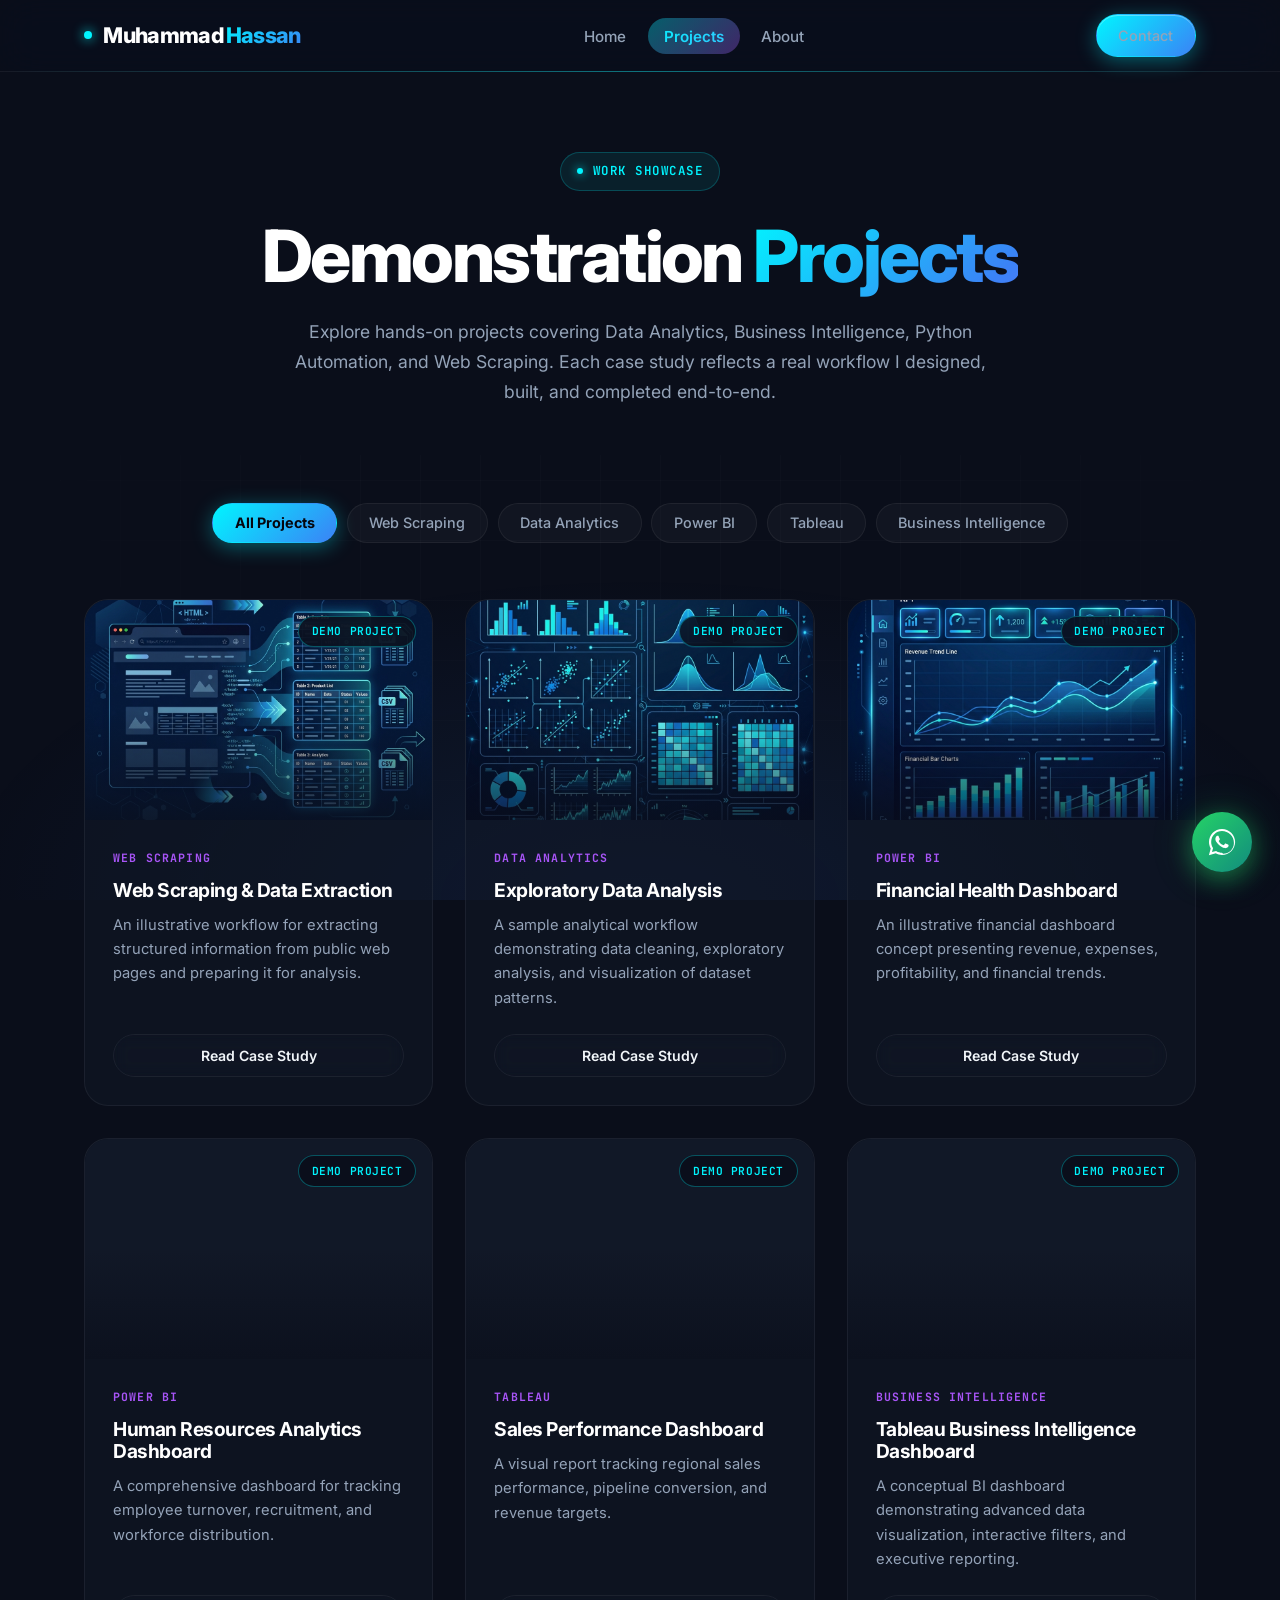
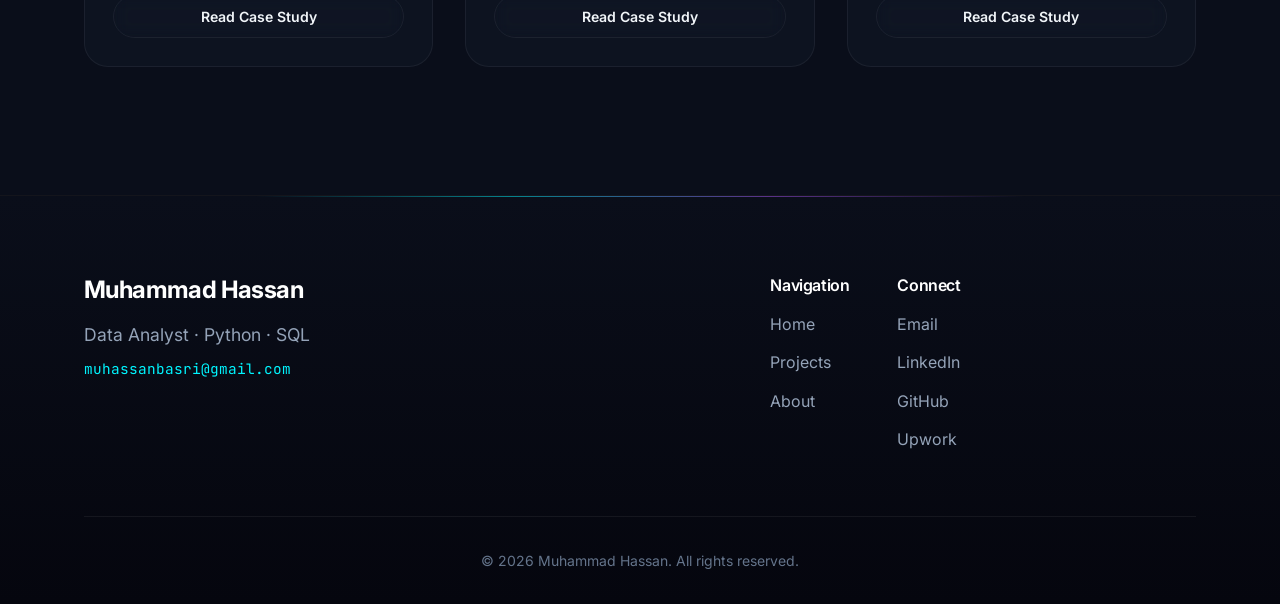
<file: projects.html>
<!DOCTYPE html>
<html lang="en">
<head>
    <meta charset="UTF-8">
    <meta name="viewport" content="width=device-width, initial-scale=1.0">
    <meta name="theme-color" content="#05060E">

    <title>Projects | Muhammad Hassan — Data Analytics &amp; BI Portfolio</title>
    <meta name="description" content="Data Analytics, Web Scraping, Python Automation, Power BI and Tableau projects by Muhammad Hassan. Real, hands-on demonstrations of analytical workflows.">
    <meta name="author" content="Muhammad Hassan">
    <meta name="keywords" content="Data Analytics Projects, Web Scraping, Power BI, Tableau, Python Automation, Business Intelligence, Muhammad Hassan">

    <!-- Open Graph -->
    <meta property="og:type" content="website">
    <meta property="og:title" content="Projects | Muhammad Hassan">
    <meta property="og:description" content="Data Analytics, Web Scraping, Python Automation, Power BI and Tableau projects.">
    <meta property="og:image" content="assets/images/projects/eda_charts.jpg">
    <meta property="og:url" content="https://yourdomain.com/projects.html">
    <meta property="og:site_name" content="Muhammad Hassan — Portfolio">

    <!-- Twitter -->
    <meta name="twitter:card" content="summary_large_image">
    <meta name="twitter:title" content="Projects | Muhammad Hassan">
    <meta name="twitter:description" content="Data Analytics, Web Scraping, and Business Intelligence projects.">
    <meta name="twitter:image" content="assets/images/projects/eda_charts.jpg">

    <!-- Favicon -->
    <link rel="icon" type="image/svg+xml" href="data:image/svg+xml,%3Csvg xmlns='http://www.w3.org/2000/svg' viewBox='0 0 100 100'%3E%3Ccircle cx='50' cy='50' r='45' fill='%2305060E'/%3E%3Ctext x='50' y='68' font-family='Arial' font-size='56' font-weight='800' text-anchor='middle' fill='%2300F5FF'%3EM%3C/text%3E%3C/svg%3E">
    <link rel="apple-touch-icon" href="assets/images/profile/M.Hassan.jpeg">
    <link rel="manifest" href="manifest.json">

    <!-- Stylesheets -->
    <link rel="stylesheet" href="css/styles.css">
    <link rel="stylesheet" href="css/responsive.css">
</head>
<body class="theme-dark">

    <!-- Scroll Progress Bar -->
    <div class="scroll-progress" aria-hidden="true"></div>

    <!-- Loading Screen -->
    <div class="loader" aria-hidden="true">
        <div class="loader-logo">Muhammad<span>Hassan</span></div>
        <div class="loader-bar"></div>
    </div>

    <!-- Skip to main content -->
    <a href="#main-content" class="skip-link">Skip to main content</a>

    <!-- ============================================
         HEADER
         ============================================ -->
    <header class="header">
        <div class="container nav-container">
            <a href="index.html" class="logo" aria-label="Muhammad Hassan — Home">Muhammad<span>Hassan</span></a>

            <nav class="desktop-nav" aria-label="Main Navigation">
                <ul>
                    <li><a href="index.html">Home</a></li>
                    <li><a href="projects.html" class="active" aria-current="page">Projects</a></li>
                    <li><a href="about.html">About</a></li>
                </ul>
            </nav>

            <div class="desktop-nav" style="margin-left: 0.5rem;">
                <a href="index.html#contact" class="btn btn-primary btn-contact" style="padding: 0.55rem 1.35rem; font-size: 0.9rem;">Contact</a>
            </div>

            <button class="menu-toggle" aria-expanded="false" aria-label="Toggle mobile menu" aria-controls="mobile-menu">
                <svg viewBox="0 0 24 24" fill="none" stroke="currentColor" stroke-linecap="round" stroke-linejoin="round">
                    <path d="M4 6h16M4 12h16M4 18h16"></path>
                </svg>
            </button>
        </div>
    </header>

    <!-- ============================================
         MOBILE MENU
         ============================================ -->
    <div class="mobile-menu" id="mobile-menu" aria-hidden="true">
        <nav aria-label="Mobile Navigation">
            <ul>
                <li><a href="index.html">Home</a></li>
                <li><a href="projects.html" class="active">Projects</a></li>
                <li><a href="about.html">About</a></li>
                <li><a href="index.html#contact">Contact</a></li>
            </ul>
        </nav>
    </div>

    <!-- ============================================
         MAIN CONTENT
         ============================================ -->
    <main id="main-content">

        <!-- ============================================
             PROJECTS HERO
             ============================================ -->
        <section class="proj-hero theme-dark">
            <div class="container">
                <div class="reveal">
                    <span class="hero-eyebrow">Work Showcase</span>
                    <h1>Demonstration <span class="gradient-text">Projects</span></h1>
                    <p style="max-width: 700px; margin: 1rem auto 0; color: var(--text-dark-muted); font-size: 1.1rem; line-height: 1.7;">
                        Explore hands-on projects covering Data Analytics, Business Intelligence, Python Automation, and Web Scraping. Each case study reflects a real workflow I designed, built, and completed end-to-end.
                    </p>
                </div>
            </div>
        </section>

        <!-- ============================================
             PROJECTS GALLERY
             ============================================ -->
        <section class="gallery-sec section-pad">
            <div class="container reveal">

                <div class="filters-container" role="tablist" aria-label="Filter projects by category">
                    <button class="filter-btn active"
                            data-filter="all"
                            role="tab"
                            aria-selected="true"
                            type="button">
                        All Projects
                    </button>
                    <div id="dynamic-filters" style="display: contents;"></div>
                </div>

                <div id="projects-gallery" class="projects-gallery" aria-live="polite">
                    <!-- Populated dynamically by js/projects.js -->
                </div>

            </div>
        </section>

    </main>

    <!-- ============================================
         CASE STUDY DRAWER
         ============================================ -->
    <div id="case-study-drawer"
         class="drawer"
         aria-modal="true"
         role="dialog"
         aria-hidden="true"
         aria-labelledby="drawer-title">

        <div class="drawer-backdrop" aria-label="Close case study"></div>

        <div class="drawer-content" role="document" tabindex="-1">
            <button class="close-drawer" type="button" aria-label="Close case study">&times;</button>
            <div id="drawer-body" class="drawer-body">
                <!-- Injected by js/projects.js -->
            </div>
        </div>
    </div>

    <!-- ============================================
         FOOTER
         ============================================ -->
    <footer class="footer">
        <div class="container">

            <div class="footer-grid">
                <div class="footer-brand">
                    <h3>Muhammad Hassan</h3>
                    <p>Data Analyst · Python · SQL</p>
                    <p>muhassanbasri@gmail.com</p>
                </div>

                <div style="display: flex; gap: 3rem; flex-wrap: wrap;">
                    <div>
                        <h4 style="color: #fff; margin-bottom: 1rem; font-size: 1rem;">Navigation</h4>
                        <ul class="footer-nav">
                            <li><a href="index.html">Home</a></li>
                            <li><a href="projects.html">Projects</a></li>
                            <li><a href="about.html">About</a></li>
                        </ul>
                    </div>

                    <div>
                        <h4 style="color: #fff; margin-bottom: 1rem; font-size: 1rem;">Connect</h4>
                        <ul class="footer-social">
                            <li><a href="https://mail.google.com/mail/?view=cm&amp;fs=1&amp;to=muhassanbasri@gmail.com" target="_blank" rel="noopener noreferrer">Email</a></li>
                            <li><a href="https://www.linkedin.com/in/muhammad-hassan-40b784373" target="_blank" rel="noopener noreferrer">LinkedIn</a></li>
                            <li><a href="https://github.com/hassandataanalyst" target="_blank" rel="noopener noreferrer">GitHub</a></li>
                            <li><a href="https://www.upwork.com/freelancers/~01fc7b70444042f505" target="_blank" rel="noopener noreferrer">Upwork</a></li>
                        </ul>
                    </div>
                </div>
            </div>

            <div class="footer-bottom">
                <p>&copy; <span id="current-year"></span> Muhammad Hassan. All rights reserved.</p>
            </div>

        </div>
    </footer>

    <!-- ============================================
         FLOATING BUTTONS
         ============================================ -->

    <!-- Back to Top -->
    <button class="back-to-top" type="button" aria-label="Back to top">
        <svg viewBox="0 0 24 24" fill="none" stroke="currentColor" stroke-linecap="round" stroke-linejoin="round">
            <polyline points="18 15 12 9 6 15"></polyline>
        </svg>
    </button>

    <!-- WhatsApp -->
    <a href="https://wa.me/923474414335?text=Hello%20Muhammad%20Hassan%2C%20I%20visited%20your%20portfolio%20and%20would%20like%20to%20discuss%20a%20project%20with%20you."
       class="whatsapp-float"
       target="_blank"
       rel="noopener noreferrer"
       aria-label="Chat with Muhammad Hassan on WhatsApp">
        <svg xmlns="http://www.w3.org/2000/svg" viewBox="0 0 448 512">
            <path d="M380.9 97.1C339 55.1 283.2 32 223.9 32c-122.4 0-222 99.6-222 222 0 39.1 10.2 77.3 29.6 111L0 480l117.7-30.9c32.4 17.7 68.9 27 106.1 27h.1c122.3 0 224.1-99.6 224.1-222 0-59.3-25.2-115-67.1-157zM223.9 438.3c-33.1 0-65.5-8.9-94-25.7l-6.7-4-69.8 18.3L72 359.2l-4.4-7c-18.5-29.4-28.2-63.3-28.2-98.2 0-101.7 82.8-184.5 184.6-184.5 54.3 0 105.4 21.1 143.8 59.5 38.4 38.4 59.5 89.5 59.5 143.8 0 101.7-82.7 184.5-184.5 184.5zm101.2-138.2c-5.5-2.8-32.8-16.2-37.9-18-5.1-1.9-8.8-2.8-12.5 2.8-3.7 5.6-14.3 18-17.6 21.8-3.2 3.7-6.5 4.2-12 1.4-32.6-16.3-54-29.1-75.5-66-5.7-9.8 5.7-9.1 16.3-30.3 1.8-3.7.9-6.9-.5-9.7-1.4-2.8-12.5-30.1-17.1-41.2-4.5-10.8-9.1-9.3-12.5-9.5-3.2-.2-6.9-.2-10.6-.2-3.7 0-9.7 1.4-14.8 6.9-5.1 5.6-19.4 19-19.4 46.3 0 27.3 19.9 53.7 22.6 57.4 2.8 3.7 39.1 59.7 94.8 83.8 35.2 15.2 49 16.5 66.6 13.9 10.7-1.6 32.8-13.4 37.4-26.4 4.6-13 4.6-24.1 3.2-26.4-1.3-2.5-5-3.9-10.5-6.6z"/>
        </svg>
    </a>

    <!-- ============================================
         SCRIPTS — Order matters!
         ============================================ -->

    <script src="js/animations.js"></script>
    <script src="js/main.js"></script>
    <script src="js/projects.js"></script>

</body>
</html>
</file>
<file: css/styles.css>
/* ============================================
   MUHAMMAD HASSAN — DATA ANALYST PORTFOLIO
   Premium Cyberpunk Data Studio Theme
   Master CSS File — Part 1: Foundation
   ============================================ */

@import url('https://fonts.googleapis.com/css2?family=Inter:wght@300;400;500;600;700;800;900&family=JetBrains+Mono:wght@400;500;600&display=swap');

/* ============================================
   1. DESIGN TOKENS
   ============================================ */
:root {
  --bg-void: #05060E;
  --bg-dark: #0A0E1A;
  --bg-dark-surface: #111827;
  --bg-dark-elevated: #1A2234;
  --bg-dark-border: rgba(255, 255, 255, 0.06);
  --bg-dark-border-hover: rgba(255, 255, 255, 0.14);

  --bg-light: #F8FAFC;
  --bg-light-surface: #FFFFFF;
  --bg-light-elevated: #F1F5F9;
  --bg-light-border: #E2E8F0;

  --neon-cyan: #00F5FF;
  --neon-cyan-soft: #22D3EE;
  --neon-blue: #3B82F6;
  --neon-blue-bright: #60A5FA;
  --neon-purple: #A855F7;
  --neon-emerald: #10B981;

  --color-primary: var(--neon-cyan);
  --color-primary-hover: #00D9E0;
  --color-primary-glow: rgba(0, 245, 255, 0.35);
  --color-primary-glow-strong: rgba(0, 245, 255, 0.55);

  --color-secondary: var(--neon-purple);
  --color-secondary-glow: rgba(168, 85, 247, 0.35);

  --color-accent: var(--neon-blue);
  --color-accent-glow: rgba(59, 130, 246, 0.3);

  --color-success: var(--neon-emerald);
  --color-success-glow: rgba(16, 185, 129, 0.3);

  --text-dark: #F1F5F9;
  --text-dark-muted: #94A3B8;
  --text-dark-subtle: #64748B;

  --text-light: #0F172A;
  --text-light-muted: #475569;
  --text-light-subtle: #94A3B8;

  --bg-color: var(--bg-dark);
  --surface-color: var(--bg-dark-surface);
  --border-color: var(--bg-dark-border);
  --text-color: var(--text-dark);
  --text-muted: var(--text-dark-muted);

  --container-w: 1240px;
  --nav-h: 72px;

  --radius-xs: 4px;
  --radius-sm: 8px;
  --radius-md: 14px;
  --radius-lg: 24px;
  --radius-xl: 32px;
  --radius-full: 9999px;

  --shadow-sm: 0 2px 8px rgba(0, 0, 0, 0.15);
  --shadow-md: 0 8px 24px rgba(0, 0, 0, 0.25);
  --shadow-lg: 0 20px 50px rgba(0, 0, 0, 0.4);
  --shadow-xl: 0 30px 80px rgba(0, 0, 0, 0.5);

  --shadow-glow-cyan: 0 0 40px rgba(0, 245, 255, 0.3);
  --shadow-glow-purple: 0 0 40px rgba(168, 85, 247, 0.3);
  --shadow-glow-blue: 0 0 40px rgba(59, 130, 246, 0.3);

  --font-sans: 'Inter', -apple-system, BlinkMacSystemFont, sans-serif;
  --font-mono: 'JetBrains Mono', 'Courier New', monospace;

  --ease: cubic-bezier(0.4, 0, 0.2, 1);
  --ease-out: cubic-bezier(0.16, 1, 0.3, 1);
  --ease-spring: cubic-bezier(0.34, 1.56, 0.64, 1);
  --duration-fast: 0.2s;
  --duration: 0.35s;
  --duration-slow: 0.6s;

  --z-bg: -1;
  --z-base: 1;
  --z-header: 100;
  --z-drawer: 1000;
  --z-toast: 2000;
}

/* ============================================
   2. RESET & BASE
   ============================================ */
*, *::before, *::after {
  box-sizing: border-box;
  margin: 0;
  padding: 0;
}

html {
  scroll-behavior: smooth;
  font-size: 16px;
  -webkit-text-size-adjust: 100%;
}

body {
  font-family: var(--font-sans);
  background-color: var(--bg-dark);
  color: var(--text-dark);
  line-height: 1.65;
  -webkit-font-smoothing: antialiased;
  -moz-osx-font-smoothing: grayscale;
  overflow-x: hidden;
  position: relative;
  min-height: 100vh;
}

body::before {
  content: '';
  position: fixed;
  inset: 0;
  z-index: var(--z-bg);
  background:
    radial-gradient(ellipse 80% 60% at 15% 10%, rgba(0, 245, 255, 0.10), transparent 60%),
    radial-gradient(ellipse 70% 50% at 85% 20%, rgba(168, 85, 247, 0.10), transparent 60%),
    radial-gradient(ellipse 90% 60% at 50% 100%, rgba(59, 130, 246, 0.10), transparent 60%);
  animation: meshShift 25s ease-in-out infinite alternate;
  pointer-events: none;
}

@keyframes meshShift {
  0%   { transform: translate3d(0, 0, 0) scale(1); }
  50%  { transform: translate3d(-2%, 2%, 0) scale(1.05); }
  100% { transform: translate3d(2%, -1%, 0) scale(1); }
}

body::after {
  content: '';
  position: fixed;
  inset: 0;
  z-index: var(--z-bg);
  background-image:
    linear-gradient(rgba(255, 255, 255, 0.015) 1px, transparent 1px),
    linear-gradient(90deg, rgba(255, 255, 255, 0.015) 1px, transparent 1px);
  background-size: 60px 60px;
  pointer-events: none;
  mask-image: radial-gradient(ellipse at center, black 30%, transparent 80%);
  -webkit-mask-image: radial-gradient(ellipse at center, black 30%, transparent 80%);
}

img, svg, video { display: block; max-width: 100%; height: auto; }
button { font-family: inherit; }
input, textarea, select { font-family: inherit; }

::-webkit-scrollbar { width: 10px; height: 10px; }
::-webkit-scrollbar-track { background: var(--bg-void); }
::-webkit-scrollbar-thumb {
  background: linear-gradient(180deg, var(--neon-cyan), var(--neon-blue));
  border-radius: var(--radius-full);
  border: 2px solid var(--bg-void);
}
::-webkit-scrollbar-thumb:hover {
  background: linear-gradient(180deg, var(--neon-cyan), var(--neon-purple));
}

::selection {
  background: var(--neon-cyan);
  color: var(--bg-void);
}

/* ============================================
   3. TYPOGRAPHY
   ============================================ */
h1, h2, h3, h4, h5, h6 {
  font-weight: 700;
  line-height: 1.15;
  letter-spacing: -0.025em;
  color: inherit;
}

h1 { font-size: clamp(2.4rem, 5vw, 4.5rem); font-weight: 800; letter-spacing: -0.035em; }
h2 { font-size: clamp(1.9rem, 3.5vw, 3rem); font-weight: 800; letter-spacing: -0.03em; }
h3 { font-size: clamp(1.25rem, 2vw, 1.75rem); font-weight: 700; }
h4 { font-size: clamp(1.05rem, 1.4vw, 1.25rem); font-weight: 600; }

p {
  font-size: clamp(0.95rem, 1vw + 0.35rem, 1.1rem);
  color: var(--text-muted);
  margin-bottom: 1rem;
}

a {
  color: inherit;
  text-decoration: none;
  transition: color var(--duration-fast) var(--ease);
}

code, pre, .mono { font-family: var(--font-mono); }

/* ============================================
   4. UTILITIES
   ============================================ */
.container {
  max-width: var(--container-w);
  margin: 0 auto;
  padding: 0 5%;
  width: 100%;
  position: relative;
}

.section-pad { padding: clamp(4.5rem, 10vw, 9rem) 0; }

.text-center { text-align: center; }
.text-primary { color: var(--color-primary); }
.text-secondary { color: var(--color-secondary); }
.text-muted { color: var(--text-muted); }

.sr-only {
  position: absolute; width: 1px; height: 1px;
  padding: 0; margin: -1px; overflow: hidden;
  clip: rect(0,0,0,0); border: 0;
}

.gradient-text {
  background: linear-gradient(135deg, var(--neon-cyan) 0%, var(--neon-blue) 50%, var(--neon-purple) 100%);
  -webkit-background-clip: text;
  background-clip: text;
  -webkit-text-fill-color: transparent;
  background-size: 200% auto;
  animation: gradientShift 6s ease infinite;
}

@keyframes gradientShift {
  0%, 100% { background-position: 0% center; }
  50% { background-position: 100% center; }
}

/* ============================================
   5. THEMES
   ============================================ */
.theme-dark {
  --bg-color: var(--bg-dark);
  --surface-color: var(--bg-dark-surface);
  --border-color: var(--bg-dark-border);
  --text-color: var(--text-dark);
  --text-muted: var(--text-dark-muted);
  background-color: var(--bg-color);
  color: var(--text-color);
}

.theme-light {
  --bg-color: var(--bg-light);
  --surface-color: var(--bg-light-surface);
  --border-color: var(--bg-light-border);
  --text-color: var(--text-light);
  --text-muted: var(--text-light-muted);
  background-color: var(--bg-color);
  color: var(--text-color);
  position: relative;
}

.theme-light::before {
  content: '';
  position: absolute;
  inset: 0;
  background:
    radial-gradient(ellipse 60% 40% at 20% 0%, rgba(0, 245, 255, 0.05), transparent 60%),
    radial-gradient(ellipse 60% 40% at 80% 100%, rgba(168, 85, 247, 0.05), transparent 60%);
  pointer-events: none;
}

/* ============================================
   6. BUTTONS
   ============================================ */
.btn {
  display: inline-flex;
  align-items: center;
  justify-content: center;
  gap: 0.5rem;
  padding: 0.9rem 1.9rem;
  font-family: var(--font-sans);
  font-weight: 600;
  font-size: 0.95rem;
  border-radius: var(--radius-full);
  transition: all var(--duration) var(--ease);
  cursor: pointer;
  border: 1px solid transparent;
  white-space: nowrap;
  position: relative;
  overflow: hidden;
  text-decoration: none;
}

.btn svg { width: 18px; height: 18px; }

.btn-primary {
  background: linear-gradient(135deg, var(--neon-cyan), var(--neon-blue));
  color: var(--bg-void);
  box-shadow:
    0 4px 20px var(--color-primary-glow),
    inset 0 1px 0 rgba(255, 255, 255, 0.3);
  font-weight: 700;
}

.btn-primary::before {
  content: '';
  position: absolute;
  inset: 0;
  background: linear-gradient(135deg, var(--neon-blue), var(--neon-purple));
  opacity: 0;
  transition: opacity var(--duration) var(--ease);
  z-index: 0;
}

.btn-primary > * { position: relative; z-index: 1; }

.btn-primary:hover {
  transform: translateY(-3px);
  box-shadow:
    0 10px 40px var(--color-primary-glow-strong),
    0 0 60px var(--color-primary-glow),
    inset 0 1px 0 rgba(255, 255, 255, 0.4);
}

.btn-primary:hover::before { opacity: 1; }

.btn-outline {
  border-color: var(--border-color);
  color: var(--text-color);
  background: transparent;
  backdrop-filter: blur(8px);
}

.btn-outline:hover {
  border-color: var(--neon-cyan);
  color: var(--neon-cyan);
  background: rgba(0, 245, 255, 0.05);
  box-shadow: 0 0 24px var(--color-primary-glow);
  transform: translateY(-2px);
}

.btn-ghost {
  background: rgba(255, 255, 255, 0.04);
  border: 1px solid var(--border-color);
  color: var(--text-color);
}

.btn-ghost:hover {
  background: rgba(255, 255, 255, 0.08);
  border-color: var(--neon-cyan);
}

/* ============================================
   7. HEADER & NAVIGATION
   ============================================ */
.header {
  position: fixed;
  top: 0;
  left: 0;
  width: 100%;
  height: var(--nav-h);
  z-index: var(--z-header);
  background: rgba(10, 14, 26, 0.72);
  backdrop-filter: blur(20px) saturate(180%);
  -webkit-backdrop-filter: blur(20px) saturate(180%);
  border-bottom: 1px solid var(--bg-dark-border);
  display: flex;
  align-items: center;
  transition: transform var(--duration) var(--ease), background var(--duration) var(--ease);
}

.header.scroll-up { transform: translateY(0); }
.header.scroll-down { transform: translateY(-100%); }

.header::after {
  content: '';
  position: absolute;
  bottom: -1px;
  left: 0;
  width: 100%;
  height: 1px;
  background: linear-gradient(90deg, transparent, var(--neon-cyan), transparent);
  opacity: 0.4;
}

.nav-container {
  display: flex;
  justify-content: space-between;
  align-items: center;
  width: 100%;
}

.logo {
  font-weight: 800;
  font-size: 1.35rem;
  letter-spacing: -0.03em;
  color: #fff;
  display: flex;
  align-items: center;
  gap: 0.1rem;
  transition: all var(--duration) var(--ease);
}

.logo::before {
  content: '';
  width: 8px;
  height: 8px;
  border-radius: 50%;
  background: var(--neon-cyan);
  box-shadow: 0 0 12px var(--neon-cyan);
  margin-right: 0.6rem;
  animation: logoPulse 2s ease-in-out infinite;
}

@keyframes logoPulse {
  0%, 100% { opacity: 1; transform: scale(1); }
  50% { opacity: 0.6; transform: scale(0.85); }
}

.logo span {
  background: linear-gradient(135deg, var(--neon-cyan), var(--neon-blue));
  -webkit-background-clip: text;
  background-clip: text;
  -webkit-text-fill-color: transparent;
}

.logo:hover { transform: scale(1.03); }

.desktop-nav ul {
  display: flex;
  gap: 0.35rem;
  list-style: none;
  align-items: center;
}

.desktop-nav a {
  color: var(--text-dark-muted);
  font-weight: 500;
  font-size: 0.95rem;
  padding: 0.55rem 1rem;
  border-radius: var(--radius-full);
  transition: all var(--duration-fast) var(--ease);
  position: relative;
}

.desktop-nav a::before {
  content: '';
  position: absolute;
  inset: 0;
  border-radius: var(--radius-full);
  background: linear-gradient(135deg, var(--color-primary-glow), var(--color-secondary-glow));
  opacity: 0;
  transition: opacity var(--duration-fast) var(--ease);
}

.desktop-nav a:hover {
  color: #fff;
}

.desktop-nav a:hover::before { opacity: 0.5; }

.desktop-nav a.active {
  color: var(--neon-cyan);
  font-weight: 600;
}

.desktop-nav a.active::before { opacity: 1; }

.menu-toggle {
  display: none;
  background: none;
  border: none;
  color: #fff;
  cursor: pointer;
  padding: 0.6rem;
  border-radius: var(--radius-sm);
  transition: background var(--duration-fast) var(--ease);
  z-index: 101;
}

.menu-toggle:hover { background: rgba(255, 255, 255, 0.06); }

.menu-toggle svg {
  width: 24px;
  height: 24px;
  stroke: currentColor;
  stroke-width: 2;
}

.mobile-menu {
  position: fixed;
  inset: 0;
  background: rgba(5, 6, 14, 0.96);
  backdrop-filter: blur(24px);
  z-index: 99;
  display: flex;
  flex-direction: column;
  justify-content: center;
  align-items: center;
  opacity: 0;
  pointer-events: none;
  transition: opacity var(--duration-slow) var(--ease);
}

.mobile-menu::before {
  content: '';
  position: absolute;
  inset: 0;
  background:
    radial-gradient(ellipse 60% 40% at 20% 30%, rgba(0, 245, 255, 0.08), transparent 60%),
    radial-gradient(ellipse 60% 40% at 80% 70%, rgba(168, 85, 247, 0.08), transparent 60%);
  pointer-events: none;
}

.mobile-menu.open { opacity: 1; pointer-events: all; }

.mobile-menu ul {
  list-style: none;
  text-align: center;
  display: flex;
  flex-direction: column;
  gap: 1.5rem;
  position: relative;
  z-index: 1;
}

.mobile-menu a {
  font-size: 2.5rem;
  font-weight: 800;
  color: var(--text-dark-muted);
  transition: all var(--duration) var(--ease);
  display: inline-block;
  letter-spacing: -0.03em;
}

.mobile-menu a:hover,
.mobile-menu a.active {
  color: var(--neon-cyan);
  transform: translateX(10px);
  text-shadow: 0 0 30px var(--color-primary-glow);
}

/* ============================================
   8. FOOTER
   ============================================ */
.footer {
  background: linear-gradient(180deg, var(--bg-dark) 0%, var(--bg-void) 100%);
  color: var(--text-dark-muted);
  border-top: 1px solid var(--bg-dark-border);
  padding: 5rem 0 2rem;
  position: relative;
  overflow: hidden;
}

.footer::before {
  content: '';
  position: absolute;
  top: 0;
  left: 50%;
  transform: translateX(-50%);
  width: 60%;
  height: 1px;
  background: linear-gradient(90deg, transparent, var(--neon-cyan), var(--neon-purple), transparent);
  opacity: 0.5;
}

.footer-grid {
  display: grid;
  grid-template-columns: 1fr;
  gap: 3rem;
  margin-bottom: 4rem;
}

@media (min-width: 768px) {
  .footer-grid { grid-template-columns: 1.5fr 1fr; }
}

.footer-brand h3 {
  color: #fff;
  margin-bottom: 1rem;
  font-size: 1.5rem;
}

.footer-brand p {
  color: var(--text-dark-muted);
  margin-bottom: 0.5rem;
}

.footer-brand p:last-child {
  font-family: var(--font-mono);
  color: var(--neon-cyan);
  font-size: 0.9rem;
}

.footer-nav, .footer-social {
  list-style: none;
  display: flex;
  flex-direction: column;
  gap: 0.75rem;
}

.footer-nav a, .footer-social a {
  transition: all var(--duration-fast) var(--ease);
  position: relative;
  display: inline-block;
  padding-left: 0;
}

.footer-nav a::before,
.footer-social a::before {
  content: '';
  position: absolute;
  left: 0;
  top: 50%;
  transform: translateY(-50%);
  width: 0;
  height: 1px;
  background: var(--neon-cyan);
  transition: width var(--duration) var(--ease);
}

.footer-nav a:hover,
.footer-social a:hover {
  color: var(--neon-cyan);
  padding-left: 20px;
}

.footer-nav a:hover::before,
.footer-social a:hover::before {
  width: 14px;
}

.footer-bottom {
  text-align: center;
  padding-top: 2rem;
  border-top: 1px solid var(--bg-dark-border);
  font-size: 0.875rem;
  color: var(--text-dark-subtle);
}

.footer-bottom p {
  margin: 0;
  font-size: 0.875rem;
  color: var(--text-dark-subtle);
}

/* ============================================
   9. SCROLL REVEAL
   ============================================ */
.reveal {
  opacity: 0;
  transform: translateY(40px);
  transition: opacity 1s var(--ease-out), transform 1s var(--ease-out);
  will-change: opacity, transform;
}

.reveal.visible {
  opacity: 1;
  transform: translateY(0);
}

/* ============================================
   10. ACCESSIBILITY
   ============================================ */
*:focus-visible {
  outline: 2px solid var(--neon-cyan);
  outline-offset: 3px;
  border-radius: var(--radius-xs);
}

.skip-link {
  position: absolute;
  top: -100px;
  left: 1rem;
  background: var(--neon-cyan);
  color: var(--bg-void);
  padding: 1rem 1.5rem;
  z-index: 1000;
  font-weight: 700;
  border-radius: var(--radius-sm);
  transition: top var(--duration-fast) var(--ease);
}

.skip-link:focus { top: 1rem; }

@media (prefers-reduced-motion: reduce) {
  *, *::before, *::after {
    animation-duration: 0.01ms !important;
    animation-iteration-count: 1 !important;
    transition-duration: 0.01ms !important;
    scroll-behavior: auto !important;
  }
}

/* ============================================
   11. WHATSAPP FLOATING BUTTON
   ============================================ */
.whatsapp-float {
  position: fixed;
  width: 60px;
  height: 60px;
  bottom: 28px;
  right: 28px;
  background: linear-gradient(135deg, #25D366, #128C7E);
  color: #FFF;
  border-radius: 50%;
  z-index: var(--z-toast);
  display: flex;
  align-items: center;
  justify-content: center;
  box-shadow: 0 8px 24px rgba(37, 211, 102, 0.4), 0 0 40px rgba(37, 211, 102, 0.25);
  transition: all var(--duration) var(--ease-spring);
  animation: wa-pulse 3s ease-in-out infinite;
}

.whatsapp-float::before {
  content: '';
  position: absolute;
  inset: -4px;
  border-radius: 50%;
  border: 2px solid #25D366;
  opacity: 0;
  animation: wa-ring 2s ease-out infinite;
}

@keyframes wa-pulse {
  0%, 100% { transform: scale(1); }
  50% { transform: scale(1.05); }
}

@keyframes wa-ring {
  0% { inset: -4px; opacity: 0.7; }
  100% { inset: -20px; opacity: 0; }
}

.whatsapp-float:hover {
  transform: translateY(-6px) scale(1.1);
  box-shadow: 0 12px 36px rgba(37, 211, 102, 0.6), 0 0 60px rgba(37, 211, 102, 0.4);
  animation: none;
}

.whatsapp-float svg {
  width: 30px;
  height: 30px;
  fill: currentColor;
  position: relative;
  z-index: 1;
}

/* ============================================
   12. SCROLL PROGRESS BAR
   ============================================ */
.scroll-progress {
  position: fixed;
  top: 0;
  left: 0;
  width: 0%;
  height: 3px;
  background: linear-gradient(90deg, var(--neon-cyan), var(--neon-blue), var(--neon-purple));
  z-index: 9999;
  transition: width 0.1s linear;
  box-shadow: 0 0 12px var(--neon-cyan);
}

/* ============================================
   13. HERO SECTION
   ============================================ */
.hero-sec {
  min-height: 100vh;
  display: flex;
  align-items: center;
  padding-top: calc(var(--nav-h) + 2rem);
  position: relative;
  overflow: hidden;
}

.hero-sec::before {
  content: '';
  position: absolute;
  top: 20%;
  right: -10%;
  width: 600px;
  height: 600px;
  background: radial-gradient(circle, var(--color-primary-glow) 0%, transparent 70%);
  filter: blur(80px);
  animation: heroGlow 8s ease-in-out infinite;
  pointer-events: none;
}

.hero-sec::after {
  content: '';
  position: absolute;
  bottom: 10%;
  left: -10%;
  width: 500px;
  height: 500px;
  background: radial-gradient(circle, var(--color-secondary-glow) 0%, transparent 70%);
  filter: blur(80px);
  animation: heroGlow 10s ease-in-out infinite reverse;
  pointer-events: none;
}

@keyframes heroGlow {
  0%, 100% { transform: scale(1) translate(0, 0); opacity: 0.5; }
  50% { transform: scale(1.15) translate(-20px, 20px); opacity: 0.8; }
}

.hero-grid {
  display: grid;
  grid-template-columns: 1fr;
  gap: 4rem;
  align-items: center;
  position: relative;
  z-index: 1;
}

@media (min-width: 900px) {
  .hero-grid { grid-template-columns: 1.15fr 1fr; gap: 5rem; }
}

.hero-text { max-width: 640px; }

.hero-eyebrow {
  display: inline-flex;
  align-items: center;
  gap: 0.6rem;
  color: var(--neon-cyan);
  font-weight: 600;
  text-transform: uppercase;
  letter-spacing: 0.12em;
  font-size: 0.78rem;
  margin-bottom: 1.5rem;
  padding: 0.5rem 1rem;
  background: rgba(0, 245, 255, 0.08);
  border: 1px solid rgba(0, 245, 255, 0.2);
  border-radius: var(--radius-full);
  font-family: var(--font-mono);
}

.hero-eyebrow::before {
  content: '';
  width: 6px;
  height: 6px;
  border-radius: 50%;
  background: var(--neon-cyan);
  box-shadow: 0 0 10px var(--neon-cyan);
  animation: logoPulse 1.5s ease-in-out infinite;
}

.hero-text h1 {
  margin-bottom: 1.5rem;
  line-height: 1.05;
}

.hero-bio {
  font-size: 1.15rem;
  color: var(--text-dark-muted);
  max-width: 560px;
  margin-bottom: 2.5rem;
  line-height: 1.75;
}

.hero-cta {
  display: flex;
  flex-wrap: wrap;
  gap: 1rem;
}

.hero-visual {
  position: relative;
  display: flex;
  justify-content: center;
  align-items: center;
  min-height: 500px;
}

.hero-img-wrap {
  width: 100%;
  max-width: 420px;
  border-radius: var(--radius-xl);
  overflow: hidden;
  position: relative;
  z-index: 2;
  box-shadow: 0 30px 80px rgba(0, 0, 0, 0.5), 0 0 80px var(--color-primary-glow);
  border: 1px solid rgba(0, 245, 255, 0.2);
  aspect-ratio: 4/5;
  transform: perspective(1200px) rotateY(-8deg) rotateX(4deg);
  transition: transform 0.6s var(--ease-out);
  animation: heroFloat 6s ease-in-out infinite;
}

.hero-img-wrap::before {
  content: '';
  position: absolute;
  inset: 0;
  background: linear-gradient(135deg, rgba(0, 245, 255, 0.1), transparent 50%, rgba(168, 85, 247, 0.1));
  z-index: 3;
  pointer-events: none;
}

.hero-img-wrap:hover {
  transform: perspective(1200px) rotateY(0deg) rotateX(0deg) scale(1.02);
}

@keyframes heroFloat {
  0%, 100% { transform: perspective(1200px) rotateY(-8deg) rotateX(4deg) translateY(0); }
  50% { transform: perspective(1200px) rotateY(-8deg) rotateX(4deg) translateY(-15px); }
}

.hero-img-wrap img {
  width: 100%;
  height: 100%;
  object-fit: cover;
}

.hero-svg {
  position: absolute;
  width: 130%;
  height: 130%;
  top: -15%;
  left: -15%;
  z-index: 1;
  pointer-events: none;
  opacity: 0.7;
}

.hero-svg circle:first-of-type {
  animation: spinSlow 30s linear infinite;
  transform-origin: center;
}

@keyframes spinSlow {
  from { transform: rotate(0deg); }
  to { transform: rotate(360deg); }
}

.hero-badges {
  position: absolute;
  inset: 0;
  pointer-events: none;
  z-index: 3;
}

.hero-badge {
  position: absolute;
  display: inline-flex;
  align-items: center;
  gap: 0.5rem;
  padding: 0.6rem 1.1rem;
  background: rgba(17, 24, 39, 0.85);
  backdrop-filter: blur(12px);
  border: 1px solid rgba(0, 245, 255, 0.25);
  border-radius: var(--radius-full);
  font-family: var(--font-mono);
  font-size: 0.8rem;
  color: var(--neon-cyan);
  font-weight: 500;
  box-shadow: 0 8px 24px rgba(0, 0, 0, 0.4);
  animation: badgeFloat 5s ease-in-out infinite;
}

.hero-badge::before {
  content: '';
  width: 6px;
  height: 6px;
  background: var(--neon-cyan);
  border-radius: 50%;
  box-shadow: 0 0 8px var(--neon-cyan);
}

.hero-badge:nth-child(1) { top: 5%; left: -5%; animation-delay: 0s; }
.hero-badge:nth-child(2) { top: 30%; right: -10%; animation-delay: 1.5s; }
.hero-badge:nth-child(3) { bottom: 25%; left: -8%; animation-delay: 3s; }
.hero-badge:nth-child(4) { bottom: 5%; right: -5%; animation-delay: 4.5s; }

@keyframes badgeFloat {
  0%, 100% { transform: translateY(0); }
  50% { transform: translateY(-12px); }
}

.hero-stats {
  display: grid;
  grid-template-columns: repeat(3, 1fr);
  gap: 1.5rem;
  margin-top: 3rem;
  padding-top: 2rem;
  border-top: 1px solid var(--bg-dark-border);
  max-width: 560px;
}

.hero-stat { text-align: left; }

.hero-stat-value {
  font-size: 2rem;
  font-weight: 800;
  color: #fff;
  line-height: 1;
  font-family: var(--font-sans);
  display: block;
  background: linear-gradient(135deg, #fff, var(--neon-cyan));
  -webkit-background-clip: text;
  background-clip: text;
  -webkit-text-fill-color: transparent;
}

.hero-stat-label {
  font-size: 0.75rem;
  color: var(--text-dark-muted);
  text-transform: uppercase;
  letter-spacing: 0.1em;
  margin-top: 0.5rem;
  display: block;
  font-family: var(--font-mono);
}

/* ============================================
   14. SECTION HEADERS
   ============================================ */
.section-header {
  text-align: center;
  max-width: 720px;
  margin: 0 auto 4rem;
}

.section-header h2 { margin-bottom: 1rem; }

.section-header p {
  font-size: 1.1rem;
  color: var(--text-muted);
  line-height: 1.7;
}

.section-eyebrow {
  display: inline-flex;
  align-items: center;
  gap: 0.5rem;
  font-family: var(--font-mono);
  font-size: 0.78rem;
  text-transform: uppercase;
  letter-spacing: 0.12em;
  color: var(--neon-cyan);
  font-weight: 600;
  margin-bottom: 1rem;
  padding: 0.4rem 0.9rem;
  background: rgba(0, 245, 255, 0.06);
  border: 1px solid rgba(0, 245, 255, 0.15);
  border-radius: var(--radius-full);
}

.section-eyebrow::before {
  content: '//';
  color: var(--neon-purple);
}

/* ============================================
   15. SERVICE FINDER
   ============================================ */
.finder-sec { position: relative; }

.finder-app {
  display: grid;
  grid-template-columns: 1fr;
  gap: 2rem;
  background: rgba(17, 24, 39, 0.6);
  backdrop-filter: blur(20px);
  border: 1px solid var(--bg-dark-border);
  border-radius: var(--radius-xl);
  padding: 1.5rem;
  box-shadow: var(--shadow-lg);
  position: relative;
  overflow: hidden;
}

.finder-app::before {
  content: '';
  position: absolute;
  top: 0;
  left: 0;
  right: 0;
  height: 1px;
  background: linear-gradient(90deg, transparent, var(--neon-cyan), var(--neon-purple), transparent);
  opacity: 0.5;
}

@media (min-width: 900px) {
  .finder-app {
    grid-template-columns: 1fr 1.6fr;
    padding: 2.5rem;
    gap: 3rem;
  }
}

.finder-controls {
  display: flex;
  flex-direction: column;
  gap: 0.6rem;
}

.finder-btn {
  text-align: left;
  background: transparent;
  border: 1px solid transparent;
  padding: 1.1rem 1.4rem;
  font-size: 0.95rem;
  font-weight: 500;
  border-radius: var(--radius-md);
  cursor: pointer;
  color: var(--text-dark-muted);
  transition: all var(--duration) var(--ease);
  border-left: 3px solid transparent;
  font-family: inherit;
  position: relative;
  overflow: hidden;
}

.finder-btn::before {
  content: '→';
  position: absolute;
  right: 1rem;
  top: 50%;
  transform: translateY(-50%) translateX(-10px);
  opacity: 0;
  transition: all var(--duration) var(--ease);
  color: var(--neon-cyan);
  font-weight: 700;
}

.finder-btn:hover {
  background: rgba(255, 255, 255, 0.03);
  color: var(--text-dark);
  padding-left: 1.6rem;
}

.finder-btn.active {
  background: linear-gradient(135deg, rgba(0, 245, 255, 0.08), rgba(168, 85, 247, 0.06));
  color: var(--neon-cyan);
  border-left-color: var(--neon-cyan);
  font-weight: 600;
  padding-left: 1.6rem;
}

.finder-btn.active::before {
  opacity: 1;
  transform: translateY(-50%) translateX(0);
}

.finder-results {
  position: relative;
  min-height: 400px;
}

.finder-panel {
  display: none;
  animation: fadeSlideUp 0.5s var(--ease-out);
}

.finder-panel.active { display: block; }

@keyframes fadeSlideUp {
  from { opacity: 0; transform: translateY(20px); }
  to { opacity: 1; transform: translateY(0); }
}

.panel-tag {
  display: inline-block;
  background: linear-gradient(135deg, rgba(0, 245, 255, 0.12), rgba(168, 85, 247, 0.12));
  color: var(--neon-cyan);
  padding: 0.35rem 0.9rem;
  border-radius: var(--radius-full);
  font-size: 0.72rem;
  font-weight: 700;
  text-transform: uppercase;
  letter-spacing: 0.08em;
  margin-bottom: 1.5rem;
  border: 1px solid rgba(0, 245, 255, 0.2);
  font-family: var(--font-mono);
}

.finder-panel h3 {
  font-size: 1.6rem;
  margin-bottom: 1rem;
  color: #fff;
  line-height: 1.3;
}

.finder-panel > p {
  color: var(--text-dark-muted);
  font-size: 1rem;
  line-height: 1.75;
  margin-bottom: 2rem;
}

.panel-meta {
  display: grid;
  grid-template-columns: 1fr;
  gap: 1.25rem;
  margin-top: 2rem;
  padding-top: 1.5rem;
  border-top: 1px solid var(--bg-dark-border);
}

@media (min-width: 640px) {
  .panel-meta { grid-template-columns: 1fr 1fr; }
}

.panel-meta strong {
  display: block;
  color: var(--neon-cyan);
  margin-bottom: 0.4rem;
  font-size: 0.72rem;
  text-transform: uppercase;
  letter-spacing: 0.1em;
  font-family: var(--font-mono);
  font-weight: 700;
}

.panel-meta span {
  color: var(--text-dark-muted);
  font-size: 0.92rem;
}

/* ============================================
   16. FEATURED PROJECTS — HORIZONTAL SCROLL
   ============================================ */
.feat-projects-sec {
  position: relative;
  overflow: hidden;
}

.flex-heading {
  display: flex;
  justify-content: space-between;
  align-items: flex-end;
  margin-bottom: 1rem;
  flex-wrap: wrap;
  gap: 1rem;
}

.flex-heading h2 { margin: 0; }

.section-desc {
  color: var(--text-dark-muted);
  max-width: 600px;
  margin-bottom: 3rem;
  font-size: 1.05rem;
}

.featured-scroll-wrap {
  position: relative;
  margin: 0 -5%;
  padding: 0 5%;
  overflow: hidden;
}

.featured-scroll {
  display: flex;
  gap: 1.5rem;
  overflow-x: auto;
  overflow-y: hidden;
  scroll-snap-type: x mandatory;
  scroll-behavior: smooth;
  padding: 1rem 0 2rem;
  padding-right: 5%;
  -webkit-overflow-scrolling: touch;
  scrollbar-width: none;
  cursor: grab;
}

.featured-scroll:active { cursor: grabbing; }
.featured-scroll::-webkit-scrollbar { display: none; }

.featured-scroll-wrap::before,
.featured-scroll-wrap::after {
  content: '';
  position: absolute;
  top: 0;
  bottom: 0;
  width: 80px;
  pointer-events: none;
  z-index: 5;
  transition: opacity 0.3s var(--ease);
}

.featured-scroll-wrap::before {
  left: 0;
  background: linear-gradient(90deg, var(--bg-dark) 0%, transparent 100%);
  opacity: 0;
}

.featured-scroll-wrap::after {
  right: 0;
  background: linear-gradient(270deg, var(--bg-dark) 0%, transparent 100%);
  opacity: 1;
}

.featured-scroll-wrap.at-start::before { opacity: 0; }
.featured-scroll-wrap.at-end::after { opacity: 0; }
.featured-scroll-wrap.not-at-start::before { opacity: 1; }
.featured-scroll-wrap.not-at-end::after { opacity: 1; }

.featured-card {
  flex: 0 0 auto;
  width: 340px;
  scroll-snap-align: start;
  background: rgba(17, 24, 39, 0.6);
  backdrop-filter: blur(12px);
  border: 1px solid var(--bg-dark-border);
  border-radius: var(--radius-lg);
  overflow: hidden;
  transition: all var(--duration) var(--ease);
  position: relative;
  display: flex;
  flex-direction: column;
  text-decoration: none;
  color: inherit;
}

@media (min-width: 900px) {
  .featured-card { width: 380px; }
}

@media (min-width: 1280px) {
  .featured-card { width: 420px; }
}

.featured-card::before {
  content: '';
  position: absolute;
  inset: 0;
  border-radius: var(--radius-lg);
  padding: 1px;
  background: linear-gradient(135deg, var(--neon-cyan), var(--neon-purple));
  -webkit-mask: linear-gradient(#fff 0 0) content-box, linear-gradient(#fff 0 0);
  -webkit-mask-composite: xor;
  mask-composite: exclude;
  opacity: 0;
  transition: opacity var(--duration) var(--ease);
  pointer-events: none;
  z-index: 4;
}

.featured-card:hover {
  transform: translateY(-8px);
  box-shadow: 0 30px 60px rgba(0, 0, 0, 0.5), 0 0 60px var(--color-primary-glow);
}

.featured-card:hover::before { opacity: 1; }

.featured-card .proj-img {
  width: 100%;
  height: 220px;
  position: relative;
  overflow: hidden;
  background: var(--bg-dark-surface);
  flex-shrink: 0;
}

.featured-card .proj-img::after {
  content: '';
  position: absolute;
  inset: 0;
  background: linear-gradient(180deg, transparent 50%, rgba(10, 14, 26, 0.9) 100%);
  z-index: 1;
}

.featured-card .proj-img img {
  width: 100%;
  height: 100%;
  object-fit: cover;
  transition: transform 0.7s var(--ease-out);
}

.featured-card:hover .proj-img img { transform: scale(1.08); }

.featured-card .proj-badge {
  position: absolute;
  top: 1rem;
  right: 1rem;
  background: rgba(10, 14, 26, 0.85);
  backdrop-filter: blur(12px);
  color: var(--neon-cyan);
  padding: 0.4rem 0.9rem;
  font-size: 0.7rem;
  border-radius: var(--radius-full);
  border: 1px solid rgba(0, 245, 255, 0.3);
  z-index: 2;
  font-family: var(--font-mono);
  font-weight: 600;
  letter-spacing: 0.05em;
  text-transform: uppercase;
  display: flex;
  align-items: center;
  gap: 0.4rem;
}

.featured-card .proj-badge::before {
  content: '';
  width: 6px;
  height: 6px;
  border-radius: 50%;
  background: var(--neon-cyan);
  box-shadow: 0 0 8px var(--neon-cyan);
}

.featured-card .proj-content {
  padding: 1.75rem;
  position: relative;
  z-index: 2;
  display: flex;
  flex-direction: column;
  flex-grow: 1;
}

.featured-card .proj-cat {
  font-size: 0.72rem;
  color: var(--neon-purple);
  font-weight: 700;
  margin-bottom: 0.75rem;
  display: inline-block;
  text-transform: uppercase;
  letter-spacing: 0.1em;
  font-family: var(--font-mono);
  padding: 0.25rem 0.6rem;
  background: rgba(168, 85, 247, 0.1);
  border-radius: var(--radius-xs);
  border: 1px solid rgba(168, 85, 247, 0.2);
  align-self: flex-start;
}

.featured-card .proj-content h3 {
  font-size: 1.25rem;
  margin-bottom: 0.75rem;
  color: #fff;
  transition: color var(--duration-fast) var(--ease);
  line-height: 1.3;
}

.featured-card:hover .proj-content h3 { color: var(--neon-cyan); }

.featured-card .proj-tools {
  font-size: 0.82rem;
  color: var(--text-dark-muted);
  margin-top: auto;
  padding-top: 1rem;
  font-family: var(--font-mono);
  display: flex;
  flex-wrap: wrap;
  gap: 0.4rem;
}

.featured-card .proj-tools span {
  padding: 0.2rem 0.6rem;
  background: rgba(255, 255, 255, 0.04);
  border-radius: var(--radius-xs);
  border: 1px solid var(--bg-dark-border);
  font-size: 0.76rem;
}

.featured-controls {
  display: flex;
  align-items: center;
  justify-content: space-between;
  gap: 1rem;
  margin-top: 1.5rem;
}

.featured-progress {
  flex: 1;
  height: 3px;
  background: rgba(255, 255, 255, 0.06);
  border-radius: var(--radius-full);
  overflow: hidden;
  position: relative;
  max-width: 300px;
}

.featured-progress-bar {
  height: 100%;
  width: 30%;
  background: linear-gradient(90deg, var(--neon-cyan), var(--neon-purple));
  border-radius: var(--radius-full);
  transition: transform 0.15s linear;
  transform-origin: left center;
  box-shadow: 0 0 12px var(--neon-cyan);
}

.featured-arrows {
  display: flex;
  gap: 0.6rem;
}

.featured-arrow {
  width: 44px;
  height: 44px;
  border-radius: 50%;
  background: rgba(17, 24, 39, 0.8);
  backdrop-filter: blur(12px);
  border: 1px solid var(--bg-dark-border);
  color: #fff;
  display: flex;
  align-items: center;
  justify-content: center;
  cursor: pointer;
  transition: all var(--duration) var(--ease);
}

.featured-arrow:hover:not(:disabled) {
  border-color: var(--neon-cyan);
  color: var(--neon-cyan);
  transform: translateY(-2px);
  box-shadow: 0 8px 20px var(--color-primary-glow);
}

.featured-arrow:disabled {
  opacity: 0.3;
  cursor: not-allowed;
}

.featured-arrow svg {
  width: 18px;
  height: 18px;
  stroke: currentColor;
  stroke-width: 2.5;
  fill: none;
}

@media (max-width: 768px) {
  .featured-card { width: 300px; }
  .featured-card .proj-img { height: 190px; }
  .featured-arrow { width: 38px; height: 38px; }
  .featured-arrow svg { width: 16px; height: 16px; }
}

@media (max-width: 480px) {
  .featured-card { width: 260px; }
  .featured-card .proj-content { padding: 1.25rem; }
  .featured-card .proj-content h3 { font-size: 1.05rem; }
}

/* ============================================
   17. APPROACH
   ============================================ */
.approach-sec { position: relative; }

.approach-grid {
  display: grid;
  grid-template-columns: 1fr;
  gap: 1.5rem;
  position: relative;
}

@media (min-width: 768px) {
  .approach-grid { grid-template-columns: repeat(4, 1fr); gap: 1.5rem; }
}

.approach-step {
  padding: 2rem 1.75rem;
  background: rgba(255, 255, 255, 0.02);
  backdrop-filter: blur(12px);
  border: 1px solid var(--border-color);
  border-radius: var(--radius-lg);
  position: relative;
  transition: all var(--duration) var(--ease);
  overflow: hidden;
}

.approach-step::before {
  content: '';
  position: absolute;
  top: 0;
  left: 0;
  width: 100%;
  height: 3px;
  background: linear-gradient(90deg, var(--neon-cyan), var(--neon-purple));
  transform: scaleX(0);
  transform-origin: left;
  transition: transform var(--duration-slow) var(--ease-out);
}

.approach-step:hover {
  transform: translateY(-8px);
  border-color: rgba(0, 245, 255, 0.3);
  box-shadow: 0 20px 50px rgba(0, 0, 0, 0.3), 0 0 40px var(--color-primary-glow);
}

.approach-step:hover::before { transform: scaleX(1); }

.step-num {
  font-family: var(--font-mono);
  font-size: 3rem;
  font-weight: 800;
  line-height: 1;
  margin-bottom: 1.25rem;
  background: linear-gradient(135deg, var(--neon-cyan), var(--neon-purple));
  -webkit-background-clip: text;
  background-clip: text;
  -webkit-text-fill-color: transparent;
  opacity: 0.85;
  display: block;
}

.approach-step h3 {
  font-size: 1.25rem;
  margin-bottom: 0.75rem;
  color: inherit;
}

.approach-step p {
  font-size: 0.92rem;
  color: var(--text-muted);
  line-height: 1.65;
  margin: 0;
}

/* ============================================
   18. FAQ
   ============================================ */
.faq-sec { position: relative; }

.faq-layout {
  display: grid;
  grid-template-columns: 1fr;
  gap: 3rem;
}

@media (min-width: 900px) {
  .faq-layout { grid-template-columns: 1fr 1.8fr; gap: 5rem; align-items: start; }
}

.faq-intro { position: sticky; top: 100px; }

.faq-intro h2 { margin-bottom: 1rem; }

.faq-intro p {
  color: var(--text-dark-muted);
  font-size: 1.05rem;
  line-height: 1.7;
}

.faq-accordion details {
  background: rgba(17, 24, 39, 0.5);
  backdrop-filter: blur(12px);
  border: 1px solid var(--bg-dark-border);
  border-radius: var(--radius-md);
  margin-bottom: 0.85rem;
  overflow: hidden;
  transition: all var(--duration) var(--ease);
}

.faq-accordion details:hover {
  border-color: rgba(0, 245, 255, 0.25);
  background: rgba(17, 24, 39, 0.7);
}

.faq-accordion details[open] {
  border-color: rgba(0, 245, 255, 0.35);
  box-shadow: 0 0 40px rgba(0, 245, 255, 0.08);
}

.faq-accordion summary {
  padding: 1.5rem 1.75rem;
  font-weight: 600;
  font-size: 1.05rem;
  cursor: pointer;
  display: flex;
  justify-content: space-between;
  align-items: center;
  color: var(--text-dark);
  list-style: none;
  transition: color var(--duration-fast) var(--ease);
  gap: 1rem;
}

.faq-accordion summary::-webkit-details-marker { display: none; }

.faq-accordion summary::after {
  content: '+';
  font-size: 1.5rem;
  color: var(--neon-cyan);
  font-weight: 300;
  line-height: 1;
  transition: transform var(--duration) var(--ease);
  flex-shrink: 0;
  width: 32px;
  height: 32px;
  display: flex;
  align-items: center;
  justify-content: center;
  border-radius: 50%;
  background: rgba(0, 245, 255, 0.08);
  border: 1px solid rgba(0, 245, 255, 0.2);
}

.faq-accordion details[open] summary {
  color: var(--neon-cyan);
}

.faq-accordion details[open] summary::after {
  content: '−';
  transform: rotate(180deg);
  background: rgba(0, 245, 255, 0.15);
}

.faq-content {
  padding: 0 1.75rem 1.75rem;
  color: var(--text-dark-muted);
  line-height: 1.75;
  font-size: 0.98rem;
  animation: fadeSlideUp 0.4s var(--ease-out);
}

/* ============================================
   19. CONTACT SECTION
   ============================================ */
.contact-sec {
  position: relative;
  overflow: hidden;
}

.contact-sec::before {
  content: '';
  position: absolute;
  bottom: -100px;
  left: 50%;
  transform: translateX(-50%);
  width: 800px;
  height: 400px;
  background: radial-gradient(ellipse, var(--color-primary-glow), transparent 70%);
  filter: blur(80px);
  opacity: 0.5;
  pointer-events: none;
}

.center-box {
  text-align: center;
  max-width: 760px;
  margin: 0 auto;
  position: relative;
  z-index: 1;
}

.center-box h2 { margin-bottom: 1.25rem; }

.center-box > p {
  margin-bottom: 3rem;
  font-size: 1.15rem;
  color: var(--text-muted);
  line-height: 1.7;
}

.contact-actions {
  display: flex;
  justify-content: center;
  gap: 1rem;
  flex-wrap: wrap;
}

.copy-email-btn {
  background: rgba(255, 255, 255, 0.04);
  border: 1px solid var(--border-color);
  color: var(--text-color);
}

.copy-email-btn:hover {
  border-color: var(--neon-cyan);
  color: var(--neon-cyan);
  background: rgba(0, 245, 255, 0.05);
}

.btn-contact {
  position: relative;
  overflow: hidden;
}

.btn-contact::after {
  content: '';
  position: absolute;
  top: 50%;
  left: 50%;
  width: 150%;
  height: 300%;
  background: rgba(255, 255, 255, 0.25);
  transform: translate(-50%, -50%) rotate(35deg) translateX(-200%);
  transition: transform 0.7s ease-in-out;
  pointer-events: none;
}

.btn-contact:hover::after {
  transform: translate(-50%, -50%) rotate(35deg) translateX(200%);
}

/* ============================================
   20. ABOUT PAGE
   ============================================ */
.about-hero {
  padding-top: calc(var(--nav-h) + 5rem);
  padding-bottom: 3rem;
  text-align: center;
  position: relative;
}

.about-hero h1 {
  font-size: clamp(2.5rem, 6vw, 4.5rem);
  margin-bottom: 1rem;
}

.about-hero p {
  max-width: 640px;
  margin: 0 auto;
  font-size: 1.1rem;
}

.about-split { padding-top: 3rem; }

.split-layout {
  display: grid;
  grid-template-columns: 1fr;
  gap: 4rem;
  align-items: start;
}

@media (min-width: 900px) {
  .split-layout { grid-template-columns: 360px 1fr; gap: 5rem; }
}

.split-sidebar {
  position: sticky;
  top: 100px;
}

.profile-card {
  background: rgba(17, 24, 39, 0.6);
  backdrop-filter: blur(20px);
  border: 1px solid var(--bg-dark-border);
  padding: 2.5rem 2rem;
  border-radius: var(--radius-xl);
  text-align: center;
  box-shadow: var(--shadow-lg);
  position: relative;
  overflow: hidden;
  transition: all var(--duration) var(--ease);
}

.profile-card::before {
  content: '';
  position: absolute;
  top: 0;
  left: 0;
  right: 0;
  height: 4px;
  background: linear-gradient(90deg, var(--neon-cyan), var(--neon-purple), var(--neon-blue));
}

.profile-card:hover {
  transform: translateY(-4px);
  box-shadow: 0 30px 60px rgba(0, 0, 0, 0.4), 0 0 60px var(--color-primary-glow);
  border-color: rgba(0, 245, 255, 0.3);
}

.profile-img {
  width: 160px;
  height: 160px;
  margin: 0 auto 1.5rem;
  border-radius: 50%;
  overflow: hidden;
  border: 3px solid transparent;
  background:
    linear-gradient(var(--bg-dark-surface), var(--bg-dark-surface)) padding-box,
    linear-gradient(135deg, var(--neon-cyan), var(--neon-purple)) border-box;
  padding: 4px;
  position: relative;
  transition: transform var(--duration) var(--ease);
}

.profile-card:hover .profile-img { transform: scale(1.05); }

.profile-img img {
  width: 100%;
  height: 100%;
  object-fit: cover;
  border-radius: 50%;
}

.profile-card h2 {
  font-size: 1.6rem;
  color: #fff;
  margin-bottom: 0.35rem;
}

.profile-title {
  color: var(--neon-cyan);
  font-weight: 600;
  font-size: 0.95rem;
  margin-bottom: 0.3rem;
  font-family: var(--font-mono);
}

.profile-loc {
  color: var(--text-dark-muted);
  font-size: 0.875rem;
  margin-bottom: 1.75rem;
}

.profile-links {
  display: flex;
  justify-content: center;
  gap: 0.75rem;
  margin-top: 1.75rem;
  padding-top: 1.75rem;
  border-top: 1px solid var(--bg-dark-border);
}

.profile-links a {
  display: flex;
  align-items: center;
  justify-content: center;
  width: 40px;
  height: 40px;
  border-radius: 50%;
  background: rgba(255, 255, 255, 0.04);
  border: 1px solid var(--bg-dark-border);
  color: var(--text-dark-muted);
  transition: all var(--duration) var(--ease);
}

.profile-links a:hover {
  background: rgba(0, 245, 255, 0.1);
  border-color: var(--neon-cyan);
  color: var(--neon-cyan);
  transform: translateY(-3px);
  box-shadow: 0 8px 20px var(--color-primary-glow);
}

.content-block { margin-bottom: 4rem; }

.block-title {
  font-size: 1.5rem;
  color: #fff;
  margin-bottom: 1.5rem;
  padding-bottom: 0.75rem;
  border-bottom: 2px solid var(--bg-dark-border);
  display: inline-block;
  position: relative;
}

.block-title::after {
  content: '';
  position: absolute;
  bottom: -2px;
  left: 0;
  width: 60px;
  height: 2px;
  background: linear-gradient(90deg, var(--neon-cyan), var(--neon-purple));
}

/* ============================================
   21. TIMELINE
   ============================================ */
.timeline {
  display: flex;
  flex-direction: column;
  gap: 2rem;
  border-left: 2px solid var(--bg-dark-border);
  padding-left: 2.25rem;
  margin-left: 0.75rem;
  position: relative;
}

.tl-item {
  position: relative;
  transition: transform var(--duration) var(--ease);
}

.tl-item:hover { transform: translateX(6px); }

.tl-dot {
  position: absolute;
  left: -2.65rem;
  top: 0.35rem;
  width: 14px;
  height: 14px;
  border-radius: 50%;
  background: var(--neon-cyan);
  border: 3px solid var(--bg-dark);
  box-shadow: 0 0 0 3px rgba(0, 245, 255, 0.2), 0 0 20px var(--neon-cyan);
  transition: all var(--duration) var(--ease);
}

.tl-item:hover .tl-dot {
  background: var(--neon-purple);
  box-shadow: 0 0 0 6px rgba(168, 85, 247, 0.15), 0 0 30px var(--neon-purple);
}

.tl-item h4 {
  font-size: 1.15rem;
  color: #fff;
  margin-bottom: 0.35rem;
}

.tl-meta {
  display: block;
  font-size: 0.82rem;
  color: var(--neon-cyan);
  font-weight: 600;
  margin-bottom: 0.6rem;
  font-family: var(--font-mono);
  letter-spacing: 0.02em;
}

.tl-item p {
  margin: 0;
  color: var(--text-dark-muted);
  font-size: 0.95rem;
}

/* ============================================
   22. BENTO SKILLS
   ============================================ */
.bento-skills {
  display: grid;
  grid-template-columns: 1fr;
  gap: 1rem;
}

@media (min-width: 640px) {
  .bento-skills { grid-template-columns: 1fr 1fr; }
}

.bento-skill-box {
  background: rgba(17, 24, 39, 0.5);
  backdrop-filter: blur(12px);
  border: 1px solid var(--bg-dark-border);
  padding: 1.75rem;
  border-radius: var(--radius-md);
  transition: all var(--duration) var(--ease);
  position: relative;
  overflow: hidden;
}

.bento-skill-box::before {
  content: '';
  position: absolute;
  top: 0;
  left: 0;
  width: 3px;
  height: 0;
  background: linear-gradient(180deg, var(--neon-cyan), var(--neon-purple));
  transition: height var(--duration-slow) var(--ease-out);
}

.bento-skill-box:hover {
  border-color: rgba(0, 245, 255, 0.25);
  transform: translateY(-4px);
  box-shadow: 0 15px 40px rgba(0, 0, 0, 0.3);
}

.bento-skill-box:hover::before { height: 100%; }

.bento-skill-box h4 {
  font-size: 1.05rem;
  color: #fff;
  margin-bottom: 0.6rem;
  display: flex;
  align-items: center;
  gap: 0.6rem;
}

.bento-skill-box h4::before {
  content: '';
  width: 8px;
  height: 8px;
  border-radius: 2px;
  background: linear-gradient(135deg, var(--neon-cyan), var(--neon-purple));
  flex-shrink: 0;
}

.bento-skill-box p {
  font-size: 0.92rem;
  color: var(--text-dark-muted);
  margin: 0;
  line-height: 1.65;
}

/* ============================================
   23. CERTIFICATIONS
   ============================================ */
.certs-list {
  display: flex;
  flex-direction: column;
  gap: 1rem;
}

.cert-row {
  display: flex;
  align-items: center;
  gap: 1.25rem;
  padding: 1.5rem 1.75rem;
  background: rgba(17, 24, 39, 0.5);
  backdrop-filter: blur(12px);
  border: 1px solid var(--bg-dark-border);
  border-radius: var(--radius-md);
  transition: all var(--duration) var(--ease);
  position: relative;
  overflow: hidden;
}

.cert-row::before {
  content: '';
  position: absolute;
  left: 0;
  top: 0;
  bottom: 0;
  width: 3px;
  background: linear-gradient(180deg, var(--neon-cyan), var(--neon-purple));
  transform: scaleY(0);
  transform-origin: top;
  transition: transform var(--duration) var(--ease);
}

.cert-row:hover {
  border-color: rgba(0, 245, 255, 0.3);
  transform: translateX(8px);
  box-shadow: 0 15px 40px rgba(0, 0, 0, 0.3);
  background: rgba(17, 24, 39, 0.7);
}

.cert-row:hover::before { transform: scaleY(1); }

.cert-icon {
  background: linear-gradient(135deg, rgba(0, 245, 255, 0.15), rgba(168, 85, 247, 0.15));
  color: var(--neon-cyan);
  padding: 0.85rem;
  border-radius: var(--radius-sm);
  display: flex;
  align-items: center;
  justify-content: center;
  border: 1px solid rgba(0, 245, 255, 0.2);
  flex-shrink: 0;
}

.cert-icon svg { width: 22px; height: 22px; }

.cert-details { flex-grow: 1; min-width: 0; }

.cert-details h4 {
  color: #fff;
  font-size: 1.02rem;
  margin-bottom: 0.3rem;
  font-weight: 600;
}

.cert-details span {
  color: var(--text-dark-muted);
  font-size: 0.82rem;
  font-family: var(--font-mono);
}

.cert-action {
  color: var(--neon-cyan);
  font-weight: 600;
  font-size: 0.85rem;
  opacity: 0;
  transform: translateX(-10px);
  transition: all var(--duration) var(--ease);
  white-space: nowrap;
  display: flex;
  align-items: center;
  gap: 0.3rem;
}

.cert-row:hover .cert-action {
  opacity: 1;
  transform: translateX(0);
}

@media (max-width: 640px) {
  .cert-row { flex-wrap: wrap; }
  .cert-action { display: none; }
}

/* ============================================
   24. PROJECTS PAGE
   ============================================ */
.proj-hero {
  padding-top: calc(var(--nav-h) + 5rem);
  padding-bottom: 3rem;
  text-align: center;
}

.proj-hero h1 {
  color: #fff;
  margin-bottom: 1.25rem;
  font-size: clamp(2.5rem, 6vw, 4.5rem);
}

.proj-hero p {
  max-width: 700px;
  margin: 0 auto;
  color: var(--text-dark-muted);
  font-size: 1.1rem;
  line-height: 1.7;
}

.gallery-sec { padding-top: 3rem; }

.filters-container {
  display: flex;
  flex-wrap: wrap;
  gap: 0.6rem;
  justify-content: center;
  margin-bottom: 3.5rem;
}

.filter-btn {
  background: rgba(255, 255, 255, 0.03);
  border: 1px solid var(--bg-dark-border);
  color: var(--text-dark-muted);
  padding: 0.65rem 1.35rem;
  border-radius: var(--radius-full);
  cursor: pointer;
  font-weight: 500;
  font-size: 0.9rem;
  transition: all var(--duration) var(--ease);
  font-family: inherit;
}

.filter-btn:hover {
  border-color: var(--neon-cyan);
  color: var(--neon-cyan);
  background: rgba(0, 245, 255, 0.05);
}

.filter-btn.active {
  background: linear-gradient(135deg, var(--neon-cyan), var(--neon-blue));
  color: var(--bg-void);
  border-color: transparent;
  font-weight: 700;
  box-shadow: 0 4px 20px var(--color-primary-glow);
}

.projects-gallery {
  display: grid;
  grid-template-columns: 1fr;
  gap: 2rem;
}

@media (min-width: 640px) {
  .projects-gallery { grid-template-columns: repeat(2, 1fr); }
}

@media (min-width: 1024px) {
  .projects-gallery { grid-template-columns: repeat(3, 1fr); }
}

.gallery-card {
  background: rgba(17, 24, 39, 0.55);
  backdrop-filter: blur(12px);
  border: 1px solid var(--bg-dark-border);
  border-radius: var(--radius-lg);
  overflow: hidden;
  cursor: pointer;
  transition: all var(--duration) var(--ease);
  display: flex;
  flex-direction: column;
  position: relative;
}

.gallery-card::before {
  content: '';
  position: absolute;
  inset: 0;
  border-radius: var(--radius-lg);
  padding: 1px;
  background: linear-gradient(135deg, var(--neon-cyan), var(--neon-purple));
  -webkit-mask: linear-gradient(#fff 0 0) content-box, linear-gradient(#fff 0 0);
  -webkit-mask-composite: xor;
  mask-composite: exclude;
  opacity: 0;
  transition: opacity var(--duration) var(--ease);
  pointer-events: none;
  z-index: 4;
}

.gallery-card:hover {
  transform: translateY(-8px);
  box-shadow: 0 30px 60px rgba(0, 0, 0, 0.5), 0 0 60px var(--color-primary-glow);
}

.gallery-card:hover::before { opacity: 1; }

.gal-img {
  position: relative;
  width: 100%;
  height: 220px;
  overflow: hidden;
  background: var(--bg-dark-surface);
}

.gal-img::after {
  content: '';
  position: absolute;
  inset: 0;
  background: linear-gradient(180deg, transparent 50%, rgba(10, 14, 26, 0.7) 100%);
  z-index: 1;
}

.gal-img img {
  width: 100%;
  height: 100%;
  object-fit: cover;
  transition: transform 0.7s var(--ease-out);
}

.gallery-card:hover .gal-img img { transform: scale(1.08); }

.gal-badge {
  position: absolute;
  top: 1rem;
  right: 1rem;
  background: rgba(10, 14, 26, 0.85);
  backdrop-filter: blur(12px);
  color: var(--neon-cyan);
  font-size: 0.7rem;
  padding: 0.35rem 0.8rem;
  border-radius: var(--radius-full);
  font-family: var(--font-mono);
  font-weight: 600;
  letter-spacing: 0.05em;
  text-transform: uppercase;
  border: 1px solid rgba(0, 245, 255, 0.3);
  z-index: 2;
}

.gal-content {
  padding: 1.75rem;
  display: flex;
  flex-direction: column;
  flex-grow: 1;
}

.gal-cat {
  color: var(--neon-purple);
  font-size: 0.72rem;
  font-weight: 700;
  text-transform: uppercase;
  margin-bottom: 0.75rem;
  letter-spacing: 0.1em;
  font-family: var(--font-mono);
}

.gal-content h3 {
  margin-bottom: 0.75rem;
  font-size: 1.2rem;
  color: #fff;
  transition: color var(--duration-fast) var(--ease);
}

.gallery-card:hover .gal-content h3 { color: var(--neon-cyan); }

.gal-desc {
  color: var(--text-dark-muted);
  font-size: 0.92rem;
  margin-bottom: 1.5rem;
  flex-grow: 1;
  line-height: 1.65;
}

.read-more-btn {
  width: 100%;
  font-size: 0.88rem;
  padding: 0.75rem 1.5rem;
}

/* ============================================
   25. CASE STUDY DRAWER
   ============================================ */
.drawer {
  position: fixed;
  inset: 0;
  z-index: var(--z-drawer);
  display: flex;
  justify-content: flex-end;
  visibility: hidden;
}

.drawer.open { visibility: visible; }

.drawer-backdrop {
  position: absolute;
  inset: 0;
  background: rgba(5, 6, 14, 0.7);
  backdrop-filter: blur(8px);
  opacity: 0;
  transition: opacity var(--duration) var(--ease);
  cursor: pointer;
}

.drawer.open .drawer-backdrop { opacity: 1; }

.drawer-content {
  position: relative;
  width: 100%;
  max-width: 640px;
  background: var(--bg-dark-surface);
  height: 100%;
  overflow-y: auto;
  transform: translateX(100%);
  transition: transform 0.5s var(--ease-out);
  box-shadow: -30px 0 80px rgba(0, 0, 0, 0.6);
  display: flex;
  flex-direction: column;
  outline: none;
  border-left: 1px solid var(--bg-dark-border);
}

.drawer.open .drawer-content { transform: translateX(0); }

.close-drawer {
  position: absolute;
  top: 1.5rem;
  right: 1.5rem;
  width: 44px;
  height: 44px;
  border-radius: 50%;
  background: rgba(255, 255, 255, 0.06);
  border: 1px solid var(--bg-dark-border);
  font-size: 1.5rem;
  display: flex;
  align-items: center;
  justify-content: center;
  cursor: pointer;
  color: #fff;
  transition: all var(--duration) var(--ease);
  z-index: 10;
  line-height: 1;
}

.close-drawer:hover {
  background: rgba(0, 245, 255, 0.15);
  border-color: var(--neon-cyan);
  color: var(--neon-cyan);
  transform: rotate(90deg);
}

.drawer-body { padding: 3.5rem 2.5rem; }

.drawer-status {
  display: inline-block;
  background: linear-gradient(135deg, rgba(0, 245, 255, 0.15), rgba(168, 85, 247, 0.15));
  color: var(--neon-cyan);
  font-size: 0.72rem;
  font-weight: 700;
  text-transform: uppercase;
  padding: 0.4rem 1rem;
  border-radius: var(--radius-full);
  margin-bottom: 1.25rem;
  font-family: var(--font-mono);
  letter-spacing: 0.08em;
  border: 1px solid rgba(0, 245, 255, 0.25);
}

.drawer-hero h2 {
  color: #fff;
  font-size: clamp(1.75rem, 3vw, 2.25rem);
  margin-bottom: 1.25rem;
  line-height: 1.2;
}

.drawer-tools {
  display: flex;
  flex-wrap: wrap;
  gap: 0.5rem;
  margin-bottom: 2rem;
}

.drawer-tools .badge {
  font-size: 0.78rem;
  padding: 0.35rem 0.85rem;
  border-radius: var(--radius-full);
  color: var(--neon-cyan);
  background: rgba(0, 245, 255, 0.08);
  border: 1px solid rgba(0, 245, 255, 0.2);
  font-family: var(--font-mono);
}

.drawer-main-img {
  width: 100%;
  height: auto;
  border-radius: var(--radius-md);
  margin-bottom: 2.5rem;
  border: 1px solid var(--bg-dark-border);
  box-shadow: 0 20px 50px rgba(0, 0, 0, 0.4);
}

.drawer-text h3 {
  color: #fff;
  font-size: 1.15rem;
  margin: 2.5rem 0 0.75rem;
  padding-bottom: 0.5rem;
  border-bottom: 1px solid var(--bg-dark-border);
  display: inline-block;
  position: relative;
}

.drawer-text h3::after {
  content: '';
  position: absolute;
  bottom: -1px;
  left: 0;
  width: 40px;
  height: 1px;
  background: linear-gradient(90deg, var(--neon-cyan), var(--neon-purple));
}

.drawer-text h3:first-child { margin-top: 0; }

.drawer-text p {
  color: var(--text-dark-muted);
  margin-bottom: 1rem;
  line-height: 1.75;
  font-size: 0.98rem;
}

.drawer-actions {
  display: flex;
  gap: 1rem;
  margin-top: 3rem;
  padding-top: 2rem;
  border-top: 1px solid var(--bg-dark-border);
}

@media (max-width: 400px) {
  .drawer-actions { flex-direction: column; }
  .drawer-actions .btn { width: 100%; }
}

/* ============================================
   26. BACK TO TOP BUTTON
   ============================================ */
.back-to-top {
  position: fixed;
  bottom: 28px;
  left: 28px;
  width: 50px;
  height: 50px;
  border-radius: 50%;
  background: rgba(17, 24, 39, 0.85);
  backdrop-filter: blur(12px);
  border: 1px solid var(--bg-dark-border);
  color: var(--neon-cyan);
  display: flex;
  align-items: center;
  justify-content: center;
  cursor: pointer;
  opacity: 0;
  transform: translateY(20px);
  pointer-events: none;
  transition: all var(--duration) var(--ease);
  z-index: var(--z-toast);
  box-shadow: 0 8px 24px rgba(0, 0, 0, 0.3);
}

.back-to-top.visible {
  opacity: 1;
  transform: translateY(0);
  pointer-events: all;
}

.back-to-top:hover {
  background: linear-gradient(135deg, var(--neon-cyan), var(--neon-blue));
  color: var(--bg-void);
  border-color: transparent;
  transform: translateY(-4px);
  box-shadow: 0 12px 32px var(--color-primary-glow);
}

.back-to-top svg {
  width: 20px;
  height: 20px;
  stroke: currentColor;
  stroke-width: 2.5;
  fill: none;
}

@media (max-width: 768px) {
  .back-to-top {
    width: 44px;
    height: 44px;
    bottom: 90px;
    left: 20px;
  }
}

/* ============================================
   27. LOADING SCREEN
   ============================================ */
.loader {
  position: fixed;
  inset: 0;
  background: var(--bg-void);
  z-index: 10000;
  display: flex;
  flex-direction: column;
  align-items: center;
  justify-content: center;
  gap: 2rem;
  transition: opacity 0.6s var(--ease), visibility 0.6s var(--ease);
}

.loader.hidden {
  opacity: 0;
  visibility: hidden;
  pointer-events: none;
}

.loader-logo {
  font-family: var(--font-sans);
  font-weight: 800;
  font-size: 1.75rem;
  color: #fff;
  display: flex;
  align-items: center;
  gap: 0.15rem;
  letter-spacing: -0.03em;
  opacity: 0;
  animation: loaderFadeIn 0.6s var(--ease-out) 0.2s forwards;
}

.loader-logo span {
  background: linear-gradient(135deg, var(--neon-cyan), var(--neon-purple));
  -webkit-background-clip: text;
  background-clip: text;
  -webkit-text-fill-color: transparent;
}

@keyframes loaderFadeIn {
  to { opacity: 1; }
}

.loader-bar {
  width: 200px;
  height: 2px;
  background: rgba(255, 255, 255, 0.08);
  border-radius: var(--radius-full);
  overflow: hidden;
  position: relative;
  opacity: 0;
  animation: loaderFadeIn 0.6s var(--ease-out) 0.4s forwards;
}

.loader-bar::after {
  content: '';
  position: absolute;
  inset: 0;
  background: linear-gradient(90deg, transparent, var(--neon-cyan), var(--neon-purple), transparent);
  animation: loaderSlide 1.4s ease-in-out infinite;
}

@keyframes loaderSlide {
  0% { transform: translateX(-100%); }
  100% { transform: translateX(100%); }
}

/* ============================================
   28. TOAST NOTIFICATIONS
   ============================================ */
.toast {
  position: fixed;
  bottom: 100px;
  left: 50%;
  transform: translateX(-50%) translateY(20px);
  background: rgba(17, 24, 39, 0.95);
  backdrop-filter: blur(20px);
  border: 1px solid rgba(0, 245, 255, 0.3);
  color: #fff;
  padding: 0.9rem 1.5rem;
  border-radius: var(--radius-full);
  font-size: 0.9rem;
  font-weight: 500;
  box-shadow: 0 20px 50px rgba(0, 0, 0, 0.5), 0 0 40px var(--color-primary-glow);
  opacity: 0;
  pointer-events: none;
  transition: all var(--duration) var(--ease-spring);
  z-index: var(--z-toast);
  display: flex;
  align-items: center;
  gap: 0.6rem;
}

.toast.show {
  opacity: 1;
  transform: translateX(-50%) translateY(0);
}

.toast::before {
  content: '✓';
  width: 20px;
  height: 20px;
  border-radius: 50%;
  background: var(--neon-cyan);
  color: var(--bg-void);
  display: flex;
  align-items: center;
  justify-content: center;
  font-weight: 800;
  font-size: 0.75rem;
  flex-shrink: 0;
}

/* ============================================
   29. SKELETON LOADERS
   ============================================ */
.skeleton {
  background: linear-gradient(
    90deg,
    rgba(255, 255, 255, 0.03) 0%,
    rgba(255, 255, 255, 0.08) 50%,
    rgba(255, 255, 255, 0.03) 100%
  );
  background-size: 200% 100%;
  animation: skeletonShimmer 1.5s ease-in-out infinite;
  border-radius: var(--radius-sm);
}

@keyframes skeletonShimmer {
  0% { background-position: 200% 0; }
  100% { background-position: -200% 0; }
}

/* ============================================
   30. ADVANCED ANIMATIONS
   ============================================ */
@keyframes floatUp {
  0%, 100% { transform: translateY(0); }
  50% { transform: translateY(-10px); }
}

@keyframes fadeIn {
  from { opacity: 0; }
  to { opacity: 1; }
}

@keyframes scaleIn {
  from { opacity: 0; transform: scale(0.9); }
  to { opacity: 1; transform: scale(1); }
}

@keyframes slideInLeft {
  from { opacity: 0; transform: translateX(-30px); }
  to { opacity: 1; transform: translateX(0); }
}

@keyframes slideInRight {
  from { opacity: 0; transform: translateX(30px); }
  to { opacity: 1; transform: translateX(0); }
}

@keyframes pulse {
  0%, 100% { opacity: 1; transform: scale(1); }
  50% { opacity: 0.6; transform: scale(0.95); }
}

@keyframes rotate360 {
  from { transform: rotate(0deg); }
  to { transform: rotate(360deg); }
}

@keyframes blink {
  0%, 49% { opacity: 1; }
  50%, 100% { opacity: 0; }
}

.animate-float { animation: floatUp 4s ease-in-out infinite; }
.animate-fade { animation: fadeIn 0.6s var(--ease-out) forwards; }
.animate-scale { animation: scaleIn 0.6s var(--ease-out) forwards; }
.animate-slide-left { animation: slideInLeft 0.6s var(--ease-out) forwards; }
.animate-slide-right { animation: slideInRight 0.6s var(--ease-out) forwards; }
.animate-pulse { animation: pulse 2s ease-in-out infinite; }

.typing-cursor::after {
  content: '|';
  color: var(--neon-cyan);
  animation: blink 1s step-end infinite;
  margin-left: 2px;
  font-weight: 300;
}

/* ============================================
   31. COUNTER NUMBERS
   ============================================ */
.counter {
  display: inline-block;
  font-variant-numeric: tabular-nums;
}

/* ============================================
   32. TILT EFFECT
   ============================================ */
.tilt {
  transform-style: preserve-3d;
  transition: transform 0.4s var(--ease-out);
}

.tilt-inner {
  transform: translateZ(40px);
  transition: transform 0.4s var(--ease-out);
}

/* ============================================
   33. GLASS CARD
   ============================================ */
.glass-card {
  background: rgba(17, 24, 39, 0.55);
  backdrop-filter: blur(20px) saturate(180%);
  -webkit-backdrop-filter: blur(20px) saturate(180%);
  border: 1px solid rgba(255, 255, 255, 0.06);
  border-radius: var(--radius-lg);
  position: relative;
  overflow: hidden;
}

.glass-card::before {
  content: '';
  position: absolute;
  top: 0;
  left: 0;
  right: 0;
  height: 1px;
  background: linear-gradient(90deg, transparent, rgba(0, 245, 255, 0.4), transparent);
}

/* ============================================
   34. GRADIENT BORDER
   ============================================ */
.gradient-border {
  position: relative;
  background: var(--bg-dark-surface);
  border-radius: var(--radius-lg);
}

.gradient-border::before {
  content: '';
  position: absolute;
  inset: 0;
  border-radius: var(--radius-lg);
  padding: 1px;
  background: linear-gradient(135deg, var(--neon-cyan), var(--neon-purple), var(--neon-blue));
  -webkit-mask: linear-gradient(#fff 0 0) content-box, linear-gradient(#fff 0 0);
  -webkit-mask-composite: xor;
  mask-composite: exclude;
  pointer-events: none;
}

/* ============================================
   35. TAGS / CHIPS
   ============================================ */
.tag {
  display: inline-flex;
  align-items: center;
  gap: 0.35rem;
  padding: 0.3rem 0.75rem;
  background: rgba(0, 245, 255, 0.08);
  border: 1px solid rgba(0, 245, 255, 0.2);
  border-radius: var(--radius-full);
  font-family: var(--font-mono);
  font-size: 0.75rem;
  color: var(--neon-cyan);
  font-weight: 500;
  letter-spacing: 0.02em;
  transition: all var(--duration-fast) var(--ease);
}

.tag:hover {
  background: rgba(0, 245, 255, 0.15);
  border-color: var(--neon-cyan);
  transform: translateY(-1px);
}

.tag-purple {
  background: rgba(168, 85, 247, 0.08);
  border-color: rgba(168, 85, 247, 0.2);
  color: var(--neon-purple);
}

.tag-purple:hover {
  background: rgba(168, 85, 247, 0.15);
  border-color: var(--neon-purple);
}

/* ============================================
   36. DIVIDERS
   ============================================ */
.divider {
  width: 100%;
  height: 1px;
  background: linear-gradient(90deg, transparent, var(--bg-dark-border), transparent);
  margin: 3rem 0;
  position: relative;
}

.divider-glow {
  background: linear-gradient(90deg, transparent, var(--neon-cyan), transparent);
  opacity: 0.4;
}

/* ============================================
   37. HELPER SPACING
   ============================================ */
.mt-1 { margin-top: 0.5rem; }
.mt-2 { margin-top: 1rem; }
.mt-3 { margin-top: 1.5rem; }
.mt-4 { margin-top: 2rem; }
.mt-5 { margin-top: 3rem; }

.mb-1 { margin-bottom: 0.5rem; }
.mb-2 { margin-bottom: 1rem; }
.mb-3 { margin-bottom: 1.5rem; }
.mb-4 { margin-bottom: 2rem; }
.mb-5 { margin-bottom: 3rem; }

/* ============================================
   38. ACCESSIBILITY & MISC
   ============================================ */
button, a, .finder-btn, .filter-btn, .gallery-card, .cert-row {
  -webkit-tap-highlight-color: transparent;
}

img { content-visibility: auto; }

section {
  position: relative;
  isolation: isolate;
}

/* ============================================
   39. RESPONSIVE TYPOGRAPHY
   ============================================ */
@media (max-width: 640px) {
  .hero-stats {
    grid-template-columns: 1fr;
    gap: 1rem;
  }

  .hero-stat {
    display: flex;
    align-items: baseline;
    gap: 0.75rem;
    padding-bottom: 0.75rem;
    border-bottom: 1px solid var(--bg-dark-border);
  }

  .hero-stat:last-child { border-bottom: none; }

  .hero-stat-value { font-size: 1.5rem; }

  .hero-badge {
    padding: 0.4rem 0.75rem;
    font-size: 0.7rem;
  }

  .hero-badge:nth-child(1) { top: 0%; left: 0%; }
  .hero-badge:nth-child(2) { top: 20%; right: 0%; }
  .hero-badge:nth-child(3) { bottom: 15%; left: 0%; }
  .hero-badge:nth-child(4) { bottom: 0%; right: 0%; }
}

/* ============================================
   40. REDUCED MOTION
   ============================================ */
@media (prefers-reduced-motion: reduce) {
  .hero-img-wrap,
  .hero-badge,
  .whatsapp-float,
  .hero-svg circle,
  body::before {
    animation: none !important;
  }

  .reveal {
    opacity: 1 !important;
    transform: none !important;
  }
}

/* ============================================
   41. PRINT STYLES
   ============================================ */
@media print {
  .header, .footer, .whatsapp-float, .back-to-top,
  .mobile-menu, .drawer, .scroll-progress, .loader {
    display: none !important;
  }

  body {
    background: #fff;
    color: #000;
  }
}
</file>
<file: css/responsive.css>
/* ============================================
   MUHAMMAD HASSAN — RESPONSIVE OVERRIDES
   Mobile, Tablet, Desktop Breakpoints
   ============================================ */

/* ============================================
   LARGE DESKTOP (1280px+)
   ============================================ */
@media (min-width: 1280px) {
  :root {
    --container-w: 1240px;
  }

  .hero-grid { gap: 6rem; }
  .hero-img-wrap { max-width: 460px; }
}

/* ============================================
   TABLET & BELOW (max-width: 1024px)
   ============================================ */
@media (max-width: 1024px) {
  .hero-grid { gap: 3rem; }

  .hero-sec::before,
  .hero-sec::after {
    width: 400px;
    height: 400px;
    filter: blur(60px);
  }

  .dataviz-sec::before {
    width: 500px;
    height: 500px;
  }

  .split-layout { gap: 3rem; }
  .faq-layout { gap: 3rem; }
}

/* ============================================
   TABLET (max-width: 900px)
   ============================================ */
@media (max-width: 900px) {
  .section-pad { padding: 4.5rem 0; }

  /* Hero */
  .hero-sec {
    min-height: auto;
    padding-top: calc(var(--nav-h) + 3rem);
    padding-bottom: 4rem;
  }

  .hero-grid {
    grid-template-columns: 1fr;
    gap: 3.5rem;
  }

  .hero-text {
    max-width: 100%;
    text-align: center;
    margin: 0 auto;
  }

  .hero-bio {
    margin-left: auto;
    margin-right: auto;
  }

  .hero-cta { justify-content: center; }

  .hero-stats {
    margin-left: auto;
    margin-right: auto;
  }

  .hero-visual { min-height: 420px; }

  .hero-img-wrap {
    max-width: 360px;
    transform: perspective(1200px) rotateY(0deg) rotateX(0deg);
  }

  .hero-img-wrap:hover {
    transform: perspective(1200px) rotateY(0deg) rotateX(0deg) scale(1.02);
  }

  @keyframes heroFloat {
    0%, 100% { transform: perspective(1200px) rotateY(0deg) rotateX(0deg) translateY(0); }
    50% { transform: perspective(1200px) rotateY(0deg) rotateX(0deg) translateY(-12px); }
  }

  /* Featured Projects */
  .home-projects-grid .item-0 {
    grid-column: auto;
    display: block;
    min-height: auto;
  }

  .home-projects-grid .item-0 .proj-img {
    height: 260px;
    min-height: auto;
  }

  /* Approach */
  .approach-grid {
    grid-template-columns: repeat(2, 1fr);
    gap: 1.25rem;
  }

  /* Data Viz */
  .viz-card:nth-child(1),
  .viz-card:nth-child(4) {
    grid-column: span 1;
    aspect-ratio: 16/10;
  }

  /* About */
  .split-layout {
    grid-template-columns: 1fr;
    gap: 3rem;
  }

  .split-sidebar {
    position: static;
    max-width: 400px;
    margin: 0 auto;
    width: 100%;
  }

  /* FAQ */
  .faq-layout {
    grid-template-columns: 1fr;
    gap: 2.5rem;
  }

  .faq-intro {
    position: static;
    text-align: center;
  }

  /* Flex heading */
  .flex-heading {
    justify-content: center;
    text-align: center;
    flex-direction: column;
    align-items: center;
  }

  .section-desc {
    margin-left: auto;
    margin-right: auto;
    text-align: center;
  }

  .section-header { margin-bottom: 3rem; }
}

/* ============================================
   MOBILE (max-width: 768px)
   ============================================ */
@media (max-width: 768px) {
  :root { --nav-h: 64px; }

  /* Navigation */
  .desktop-nav { display: none !important; }
  .menu-toggle { display: block; }

  .container { padding: 0 1.25rem; }
  .section-pad { padding: 3.5rem 0; }

  /* Typography */
  h1 {
    font-size: clamp(2rem, 8vw, 2.75rem);
    letter-spacing: -0.03em;
  }

  h2 { font-size: clamp(1.6rem, 6vw, 2.2rem); }
  h3 { font-size: clamp(1.15rem, 4vw, 1.4rem); }
  p { font-size: 1rem; }

  .btn {
    padding: 0.8rem 1.6rem;
    font-size: 0.92rem;
  }

  /* Hero */
  .hero-eyebrow {
    font-size: 0.7rem;
    padding: 0.4rem 0.85rem;
  }

  .hero-text h1 { margin-bottom: 1.25rem; }

  .hero-bio {
    font-size: 1rem;
    margin-bottom: 2rem;
  }

  .hero-cta {
    flex-direction: column;
    width: 100%;
    max-width: 340px;
    margin: 0 auto;
  }

  .hero-cta .btn { width: 100%; }

  .hero-visual { min-height: 360px; }
  .hero-img-wrap { max-width: 300px; }

  .hero-badges .hero-badge:nth-child(1) { top: 2%; left: -2%; }
  .hero-badges .hero-badge:nth-child(2) { top: 25%; right: -2%; }
  .hero-badges .hero-badge:nth-child(3) { bottom: 20%; left: -2%; }
  .hero-badges .hero-badge:nth-child(4) { bottom: 2%; right: -2%; }

  .hero-stats {
    grid-template-columns: repeat(3, 1fr);
    gap: 1rem;
  }

  .hero-stat-value { font-size: 1.6rem; }
  .hero-stat-label { font-size: 0.65rem; }

  /* Finder */
  .finder-app { padding: 1.25rem; }

  .finder-btn {
    padding: 0.9rem 1.1rem;
    font-size: 0.9rem;
  }

  .finder-panel h3 { font-size: 1.3rem; }

  .panel-meta {
    grid-template-columns: 1fr;
    gap: 1rem;
  }

  /* Featured Projects */
  .home-projects-grid {
    grid-template-columns: 1fr;
    gap: 1.5rem;
  }

  .proj-content { padding: 1.5rem; }
  .proj-content h3 { font-size: 1.15rem; }

  /* Data Viz */
  .dataviz-grid {
    grid-template-columns: 1fr;
    gap: 1rem;
  }

  /* Approach */
  .approach-grid {
    grid-template-columns: 1fr;
    gap: 1rem;
  }

  .approach-step { padding: 1.5rem 1.35rem; }

  .step-num {
    font-size: 2.25rem;
    margin-bottom: 1rem;
  }

  /* FAQ */
  .faq-accordion summary {
    padding: 1.15rem 1.25rem;
    font-size: 0.98rem;
  }

  .faq-content {
    padding: 0 1.25rem 1.25rem;
    font-size: 0.92rem;
  }

  .faq-accordion summary::after {
    width: 28px;
    height: 28px;
    font-size: 1.25rem;
  }

  /* Contact */
  .center-box p {
    font-size: 1rem;
    margin-bottom: 2rem;
  }

  .contact-actions {
    flex-direction: column;
    width: 100%;
    max-width: 340px;
    margin: 0 auto;
  }

  .contact-actions .btn { width: 100%; }

  /* About */
  .about-hero {
    padding-top: calc(var(--nav-h) + 3rem);
    padding-bottom: 2rem;
  }

  .profile-card { padding: 2rem 1.5rem; }

  .profile-img {
    width: 130px;
    height: 130px;
  }

  .profile-card h2 { font-size: 1.35rem; }
  .block-title { font-size: 1.25rem; }

  .timeline {
    padding-left: 1.75rem;
    margin-left: 0.5rem;
  }

  .tl-dot { left: -2.15rem; }

  .bento-skills {
    grid-template-columns: 1fr;
    gap: 0.85rem;
  }

  .bento-skill-box { padding: 1.35rem; }

  /* Certifications */
  .cert-row {
    padding: 1.25rem 1.25rem;
    gap: 1rem;
  }

  .cert-details h4 { font-size: 0.95rem; }
  .cert-details span { font-size: 0.75rem; }

  /* Projects Page */
  .proj-hero {
    padding-top: calc(var(--nav-h) + 3rem);
    padding-bottom: 2rem;
  }

  .filters-container {
    gap: 0.5rem;
    margin-bottom: 2rem;
  }

  .filter-btn {
    padding: 0.55rem 1.05rem;
    font-size: 0.85rem;
  }

  .projects-gallery {
    grid-template-columns: 1fr;
    gap: 1.5rem;
  }

  .gal-content { padding: 1.35rem; }
  .gal-content h3 { font-size: 1.1rem; }

  /* Drawer */
  .drawer-content { max-width: 100%; }
  .drawer-body { padding: 2.5rem 1.5rem; }

  .close-drawer {
    top: 1rem;
    right: 1rem;
    width: 40px;
    height: 40px;
    font-size: 1.3rem;
  }

  .drawer-hero h2 { font-size: 1.6rem; }
  .drawer-text h3 { font-size: 1.05rem; }

  /* Footer */
  .footer { padding: 3.5rem 0 1.5rem; }

  .footer-grid {
    grid-template-columns: 1fr;
    gap: 2.5rem;
    margin-bottom: 2.5rem;
  }

  .footer-grid > div:last-child {
    display: flex;
    gap: 2rem !important;
    flex-wrap: wrap;
  }

  /* WhatsApp */
  .whatsapp-float {
    width: 52px;
    height: 52px;
    bottom: 20px;
    right: 20px;
  }

  .whatsapp-float svg {
    width: 26px;
    height: 26px;
  }

  /* Back to top */
  .back-to-top {
    width: 44px;
    height: 44px;
    bottom: 82px;
    left: 20px;
  }

  /* Loader */
  .loader-logo { font-size: 1.5rem; }
  .loader-bar { width: 160px; }
}

/* ============================================
   SMALL MOBILE (max-width: 480px)
   ============================================ */
@media (max-width: 480px) {
  :root { --nav-h: 60px; }

  .container { padding: 0 1rem; }

  h1 { font-size: 1.85rem; }
  h2 { font-size: 1.5rem; }

  .section-pad { padding: 3rem 0; }

  /* Logo */
  .logo { font-size: 1.15rem; }

  .logo::before {
    width: 6px;
    height: 6px;
    margin-right: 0.4rem;
  }

  /* Hero */
  .hero-img-wrap { max-width: 260px; }
  .hero-visual { min-height: 320px; }

  .hero-stats {
    grid-template-columns: 1fr;
    gap: 0.75rem;
    text-align: left;
  }

  .hero-stat {
    display: flex;
    align-items: baseline;
    gap: 0.6rem;
    padding-bottom: 0.6rem;
    border-bottom: 1px solid var(--bg-dark-border);
  }

  .hero-stat:last-child { border-bottom: none; }

  .hero-stat-value { font-size: 1.35rem; }
  .hero-stat-label { font-size: 0.65rem; }

  .hero-badges .hero-badge {
    padding: 0.35rem 0.65rem;
    font-size: 0.68rem;
  }

  /* Finder */
  .finder-app {
    padding: 1rem;
    border-radius: var(--radius-lg);
  }

  .finder-btn {
    padding: 0.8rem 1rem;
    font-size: 0.85rem;
    border-radius: var(--radius-sm);
  }

  .finder-panel h3 { font-size: 1.15rem; }
  .finder-panel > p { font-size: 0.92rem; }

  /* Featured */
  .proj-img { height: 200px; }
  .proj-content { padding: 1.25rem; }
  .proj-content h3 { font-size: 1.05rem; }

  /* Data Viz */
  .viz-card { aspect-ratio: 4/3; }
  .viz-title { font-size: 0.9rem; }
  .viz-meta { font-size: 0.7rem; }

  /* Approach */
  .approach-step { padding: 1.35rem 1.15rem; }
  .step-num { font-size: 2rem; }
  .approach-step h3 { font-size: 1.1rem; }
  .approach-step p { font-size: 0.88rem; }

  /* FAQ */
  .faq-accordion summary {
    padding: 1rem 1.1rem;
    font-size: 0.92rem;
  }

  .faq-content {
    padding: 0 1.1rem 1.1rem;
    font-size: 0.9rem;
  }

  /* Profile */
  .profile-card { padding: 1.75rem 1.25rem; }

  .profile-img {
    width: 110px;
    height: 110px;
  }

  .profile-links a {
    width: 36px;
    height: 36px;
  }

  .profile-links { gap: 0.6rem; }

  /* Timeline */
  .timeline { padding-left: 1.5rem; }

  .tl-dot {
    left: -1.9rem;
    width: 12px;
    height: 12px;
  }

  .tl-item h4 { font-size: 1rem; }

  /* Certifications */
  .cert-row {
    padding: 1rem 1.1rem;
    gap: 0.85rem;
  }

  .cert-icon { padding: 0.65rem; }
  .cert-icon svg { width: 18px; height: 18px; }
  .cert-details h4 { font-size: 0.9rem; }
  .cert-details span { font-size: 0.72rem; }

  /* Gallery */
  .gal-img { height: 180px; }

  /* Drawer */
  .drawer-body { padding: 2rem 1.25rem; }
  .drawer-hero h2 { font-size: 1.35rem; }

  /* Footer */
  .footer-brand h3 { font-size: 1.25rem; }
  .footer-grid > div:last-child { gap: 1.5rem !important; }

  /* Toast */
  .toast {
    padding: 0.75rem 1.15rem;
    font-size: 0.85rem;
    bottom: 90px;
    max-width: calc(100% - 2rem);
  }
}

/* ============================================
   EXTRA SMALL (max-width: 360px)
   ============================================ */
@media (max-width: 360px) {
  .hero-img-wrap { max-width: 220px; }
  .hero-visual { min-height: 280px; }

  h1 { font-size: 1.65rem; }
  h2 { font-size: 1.35rem; }

  .btn {
    padding: 0.75rem 1.35rem;
    font-size: 0.88rem;
  }

  .filter-btn {
    padding: 0.5rem 0.9rem;
    font-size: 0.8rem;
  }
}

/* ============================================
   LANDSCAPE MOBILE (max-height: 500px)
   ============================================ */
@media (max-height: 500px) and (orientation: landscape) {
  .mobile-menu a { font-size: 1.75rem; }
  .mobile-menu ul { gap: 1rem; }

  .hero-sec {
    min-height: auto;
    padding-top: calc(var(--nav-h) + 2rem);
    padding-bottom: 3rem;
  }
}

/* ============================================
   FOLDABLE / ULTRA-WIDE
   ============================================ */
@media (min-width: 1600px) {
  :root { --container-w: 1320px; }
}

/* ============================================
   TOUCH DEVICE FIXES
   ============================================ */
@media (hover: none) and (pointer: coarse) {
  .home-proj-card:hover,
  .gallery-card:hover,
  .viz-card:hover,
  .cert-row:hover,
  .approach-step:hover {
    transform: none;
  }

  .finder-btn:active,
  .filter-btn:active,
  .btn:active {
    transform: scale(0.97);
  }

  .cert-action {
    opacity: 1;
    transform: translateX(0);
  }
}

/* ============================================
   HIGH-DPI (Retina)
   ============================================ */
@media (-webkit-min-device-pixel-ratio: 2), (min-resolution: 192dpi) {
  .header::after { height: 0.5px; }
}
</file>
